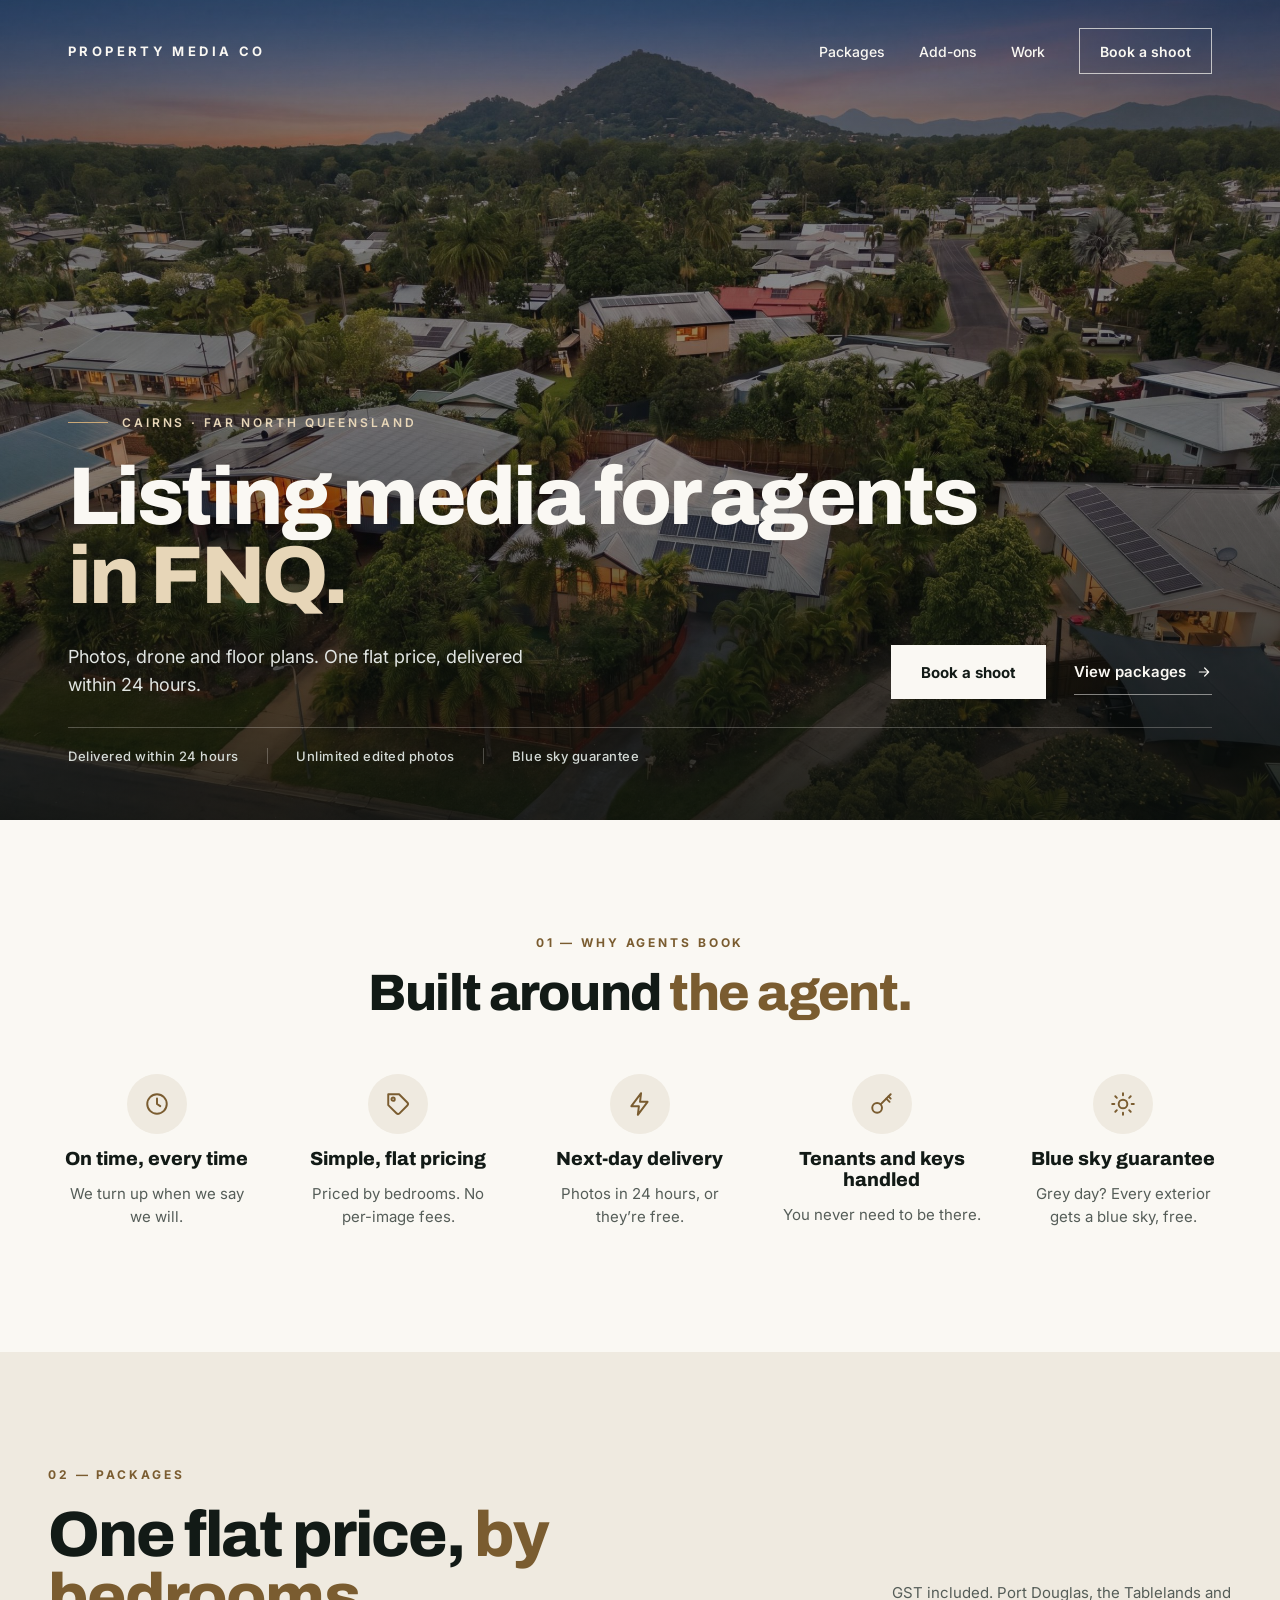
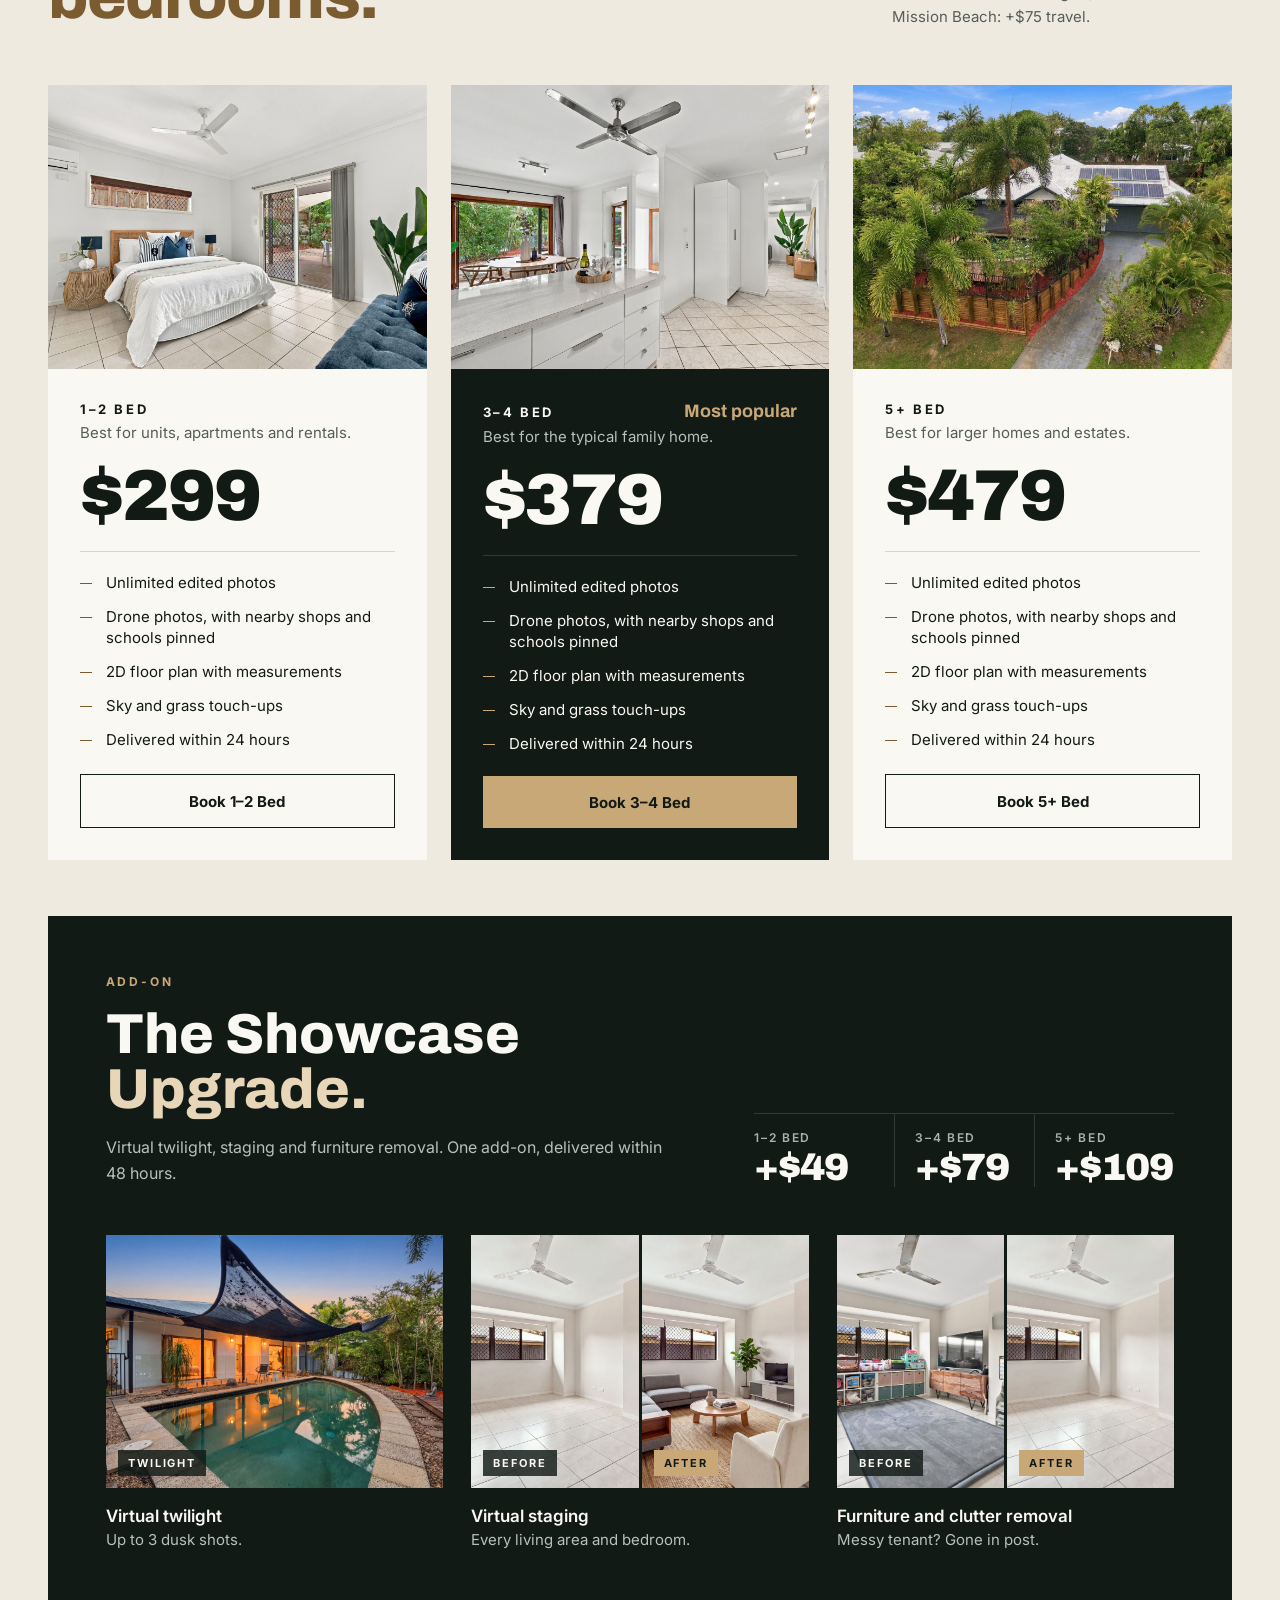
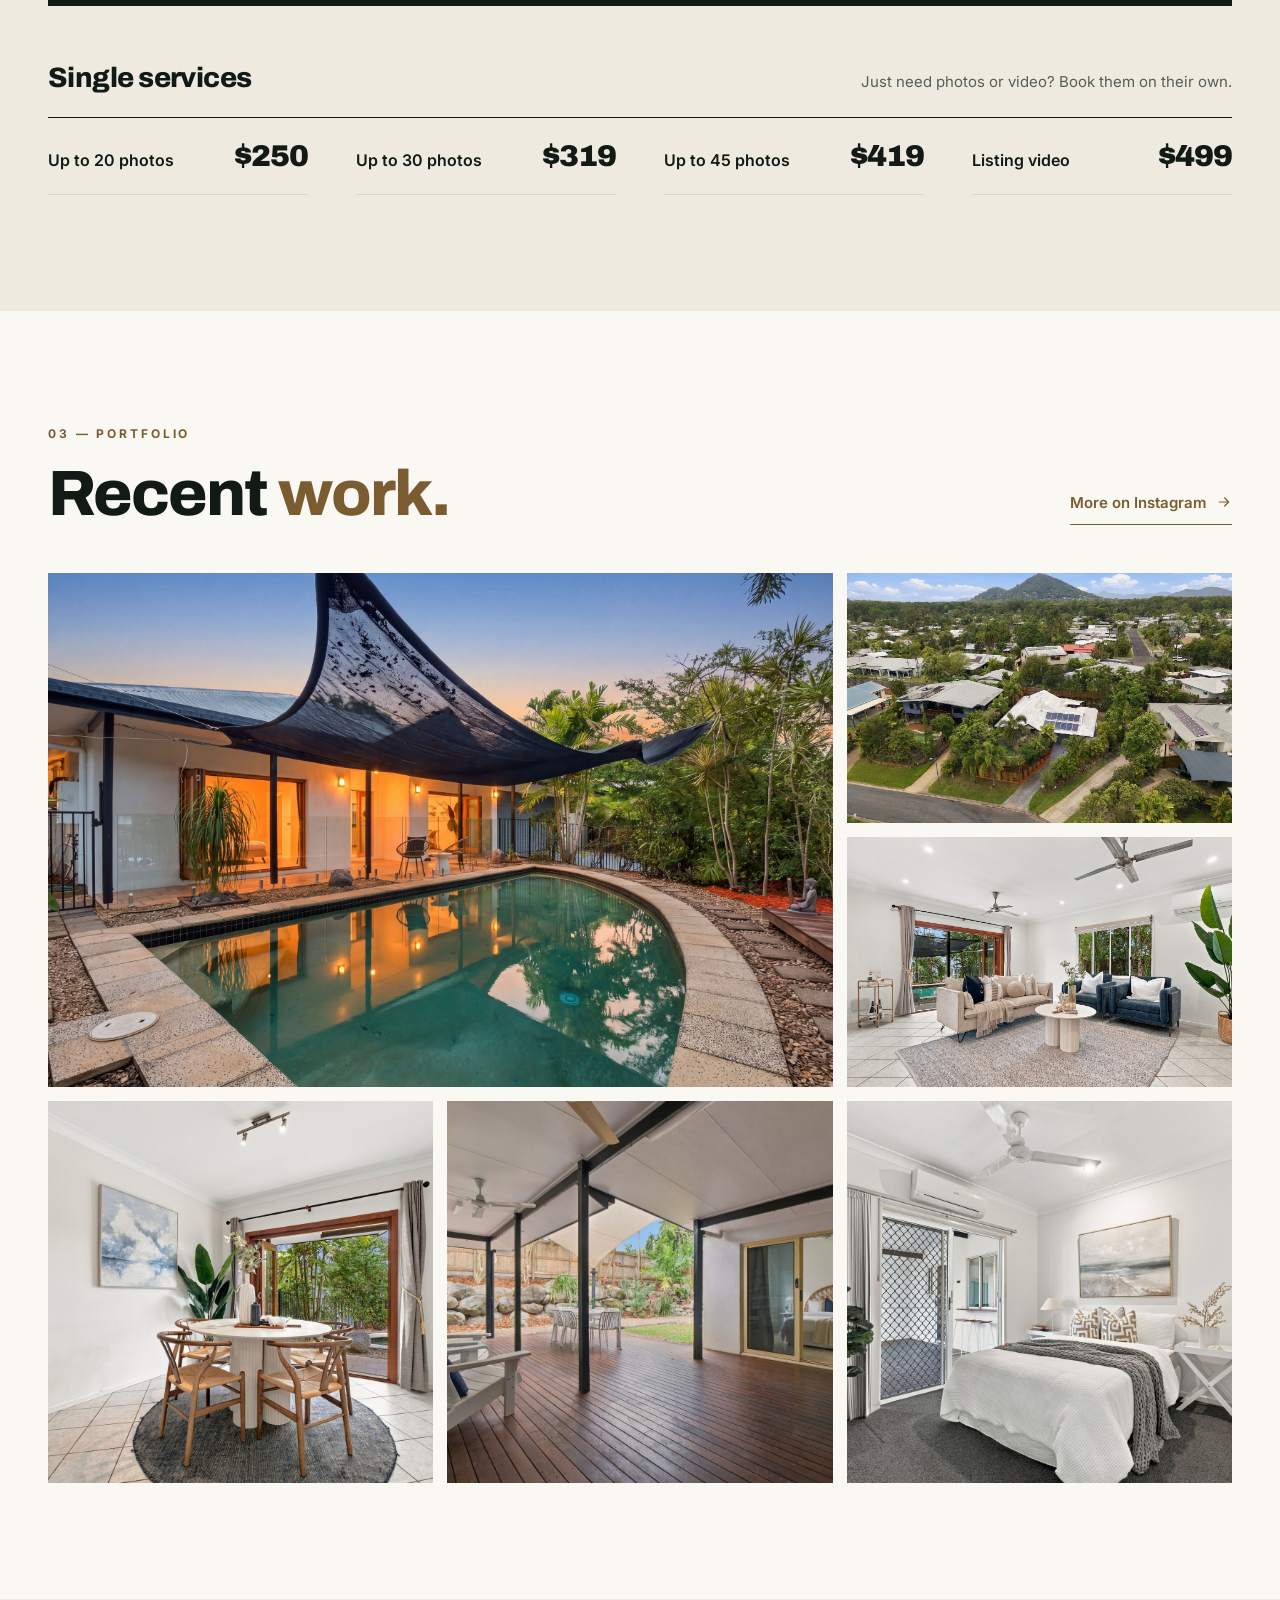
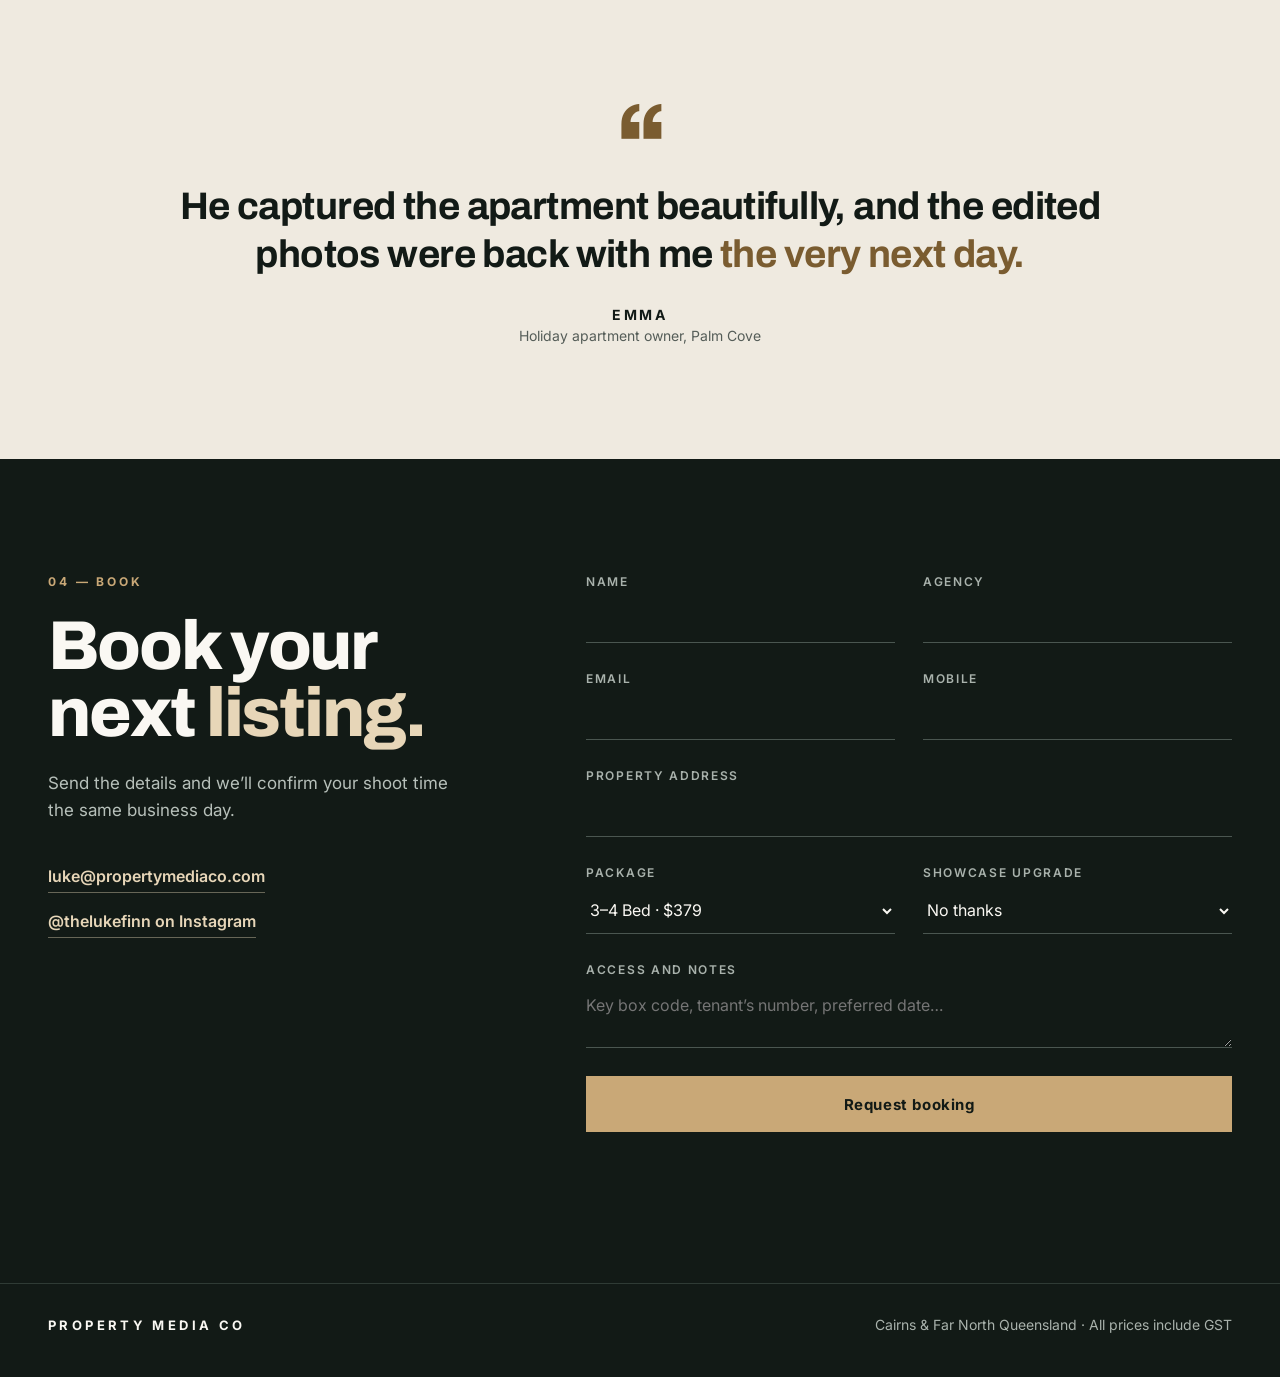
<file: index.html>
<!doctype html>
<html lang="en-AU">
<head>
<meta charset="utf-8">
<meta name="viewport" content="width=device-width, initial-scale=1">
<title>Property Media Co | Listing media for agents in Far North Queensland</title>
<meta name="description" content="Real estate photos, drone and floor plans for agents in Cairns and Far North Queensland. One flat price by bedrooms, delivered within 24 hours.">
<link rel="canonical" href="https://propertymediaco.com/">
<meta property="og:type" content="website">
<meta property="og:title" content="Property Media Co | Listing media for agents in FNQ">
<meta property="og:description" content="Photos, drone and floor plans. One flat price, delivered within 24 hours.">
<meta property="og:image" content="https://propertymediaco.com/assets/img/og-image.jpg">
<meta property="og:url" content="https://propertymediaco.com/">
<meta name="theme-color" content="#121A16">
<link rel="icon" href="favicon.svg" type="image/svg+xml">
<link rel="preload" as="image" href="assets/img/hero-dusk-aerial.jpg" imagesrcset="assets/img/hero-dusk-aerial-sm.jpg 1000w, assets/img/hero-dusk-aerial.jpg 2400w" imagesizes="100vw">
<link rel="preconnect" href="https://fonts.googleapis.com">
<link rel="preconnect" href="https://fonts.gstatic.com" crossorigin="">
<link href="https://fonts.googleapis.com/css2?family=Archivo:wght@500;600;700;800;900&amp;family=Inter:wght@400;500;600;700&amp;display=swap" rel="stylesheet">
<style>
body{margin:0;background:#FAF8F3;color:#121A16;font-family:Inter,system-ui,sans-serif;-webkit-font-smoothing:antialiased}
a{color:#7A5C30}a:hover{color:#5C4422}
img{display:block;max-width:100%}
h1,h2,h3,p{text-wrap:pretty}
em{font-style:normal}
h2 em,blockquote em{color:#7A5C30}
#showcase h3 em{color:#E7D6B8}
.wrap{max-width:1240px;margin:0 auto;padding:0 clamp(20px,4vw,48px)}
.nav-links{display:flex;align-items:center;gap:34px}
.split{display:grid;grid-template-columns:minmax(0,5fr) minmax(0,7fr);gap:clamp(40px,6vw,96px)}
.why-row{display:grid;grid-template-columns:56px minmax(0,1fr) minmax(0,1.3fr);gap:8px 24px;padding:26px 0;border-top:1px solid #DCD5C7;align-items:baseline}
.val-grid{display:grid;grid-template-columns:repeat(5,minmax(0,1fr));gap:24px}
@media (max-width:1100px){.val-grid{grid-template-columns:repeat(3,minmax(0,1fr))}}
@media (max-width:700px){.val-grid{grid-template-columns:repeat(2,minmax(0,1fr))}}
@media (max-width:440px){.val-grid{grid-template-columns:minmax(0,1fr)}}
.single-grid{display:grid;grid-template-columns:repeat(auto-fit,minmax(min(260px,100%),1fr));column-gap:48px}
.pkg-grid{display:grid;grid-template-columns:repeat(auto-fit,minmax(min(320px,100%),1fr));gap:24px;align-items:stretch}
.show-grid{display:grid;grid-template-columns:repeat(auto-fit,minmax(min(300px,100%),1fr));gap:28px}
.price-table{display:grid;grid-template-columns:repeat(3,minmax(0,1fr))}
.work{display:grid;grid-template-columns:repeat(6,minmax(0,1fr));grid-auto-rows:118px;grid-auto-flow:dense;gap:14px}
.work img{width:100%;height:100%;object-fit:cover}
.w-lead{grid-column:span 4;grid-row:span 4}
.w-sq{grid-column:span 2;grid-row:span 2}
.w-tall{grid-column:span 2;grid-row:span 3}
.form-grid{display:grid;grid-template-columns:repeat(2,minmax(0,1fr));gap:28px 28px}
.field{display:flex;flex-direction:column;gap:8px;font-size:12px;font-weight:600;letter-spacing:.14em;text-transform:uppercase;color:#A9B2AC}
.field input,.field select,.field textarea{font:inherit;font-size:16px;font-weight:400;letter-spacing:0;text-transform:none;color:#FAF8F3;background:#121A16;border:0;border-bottom:1px solid #4A5650;border-radius:0;padding:10px 0 12px;min-height:46px;box-sizing:border-box}
.field textarea{resize:vertical}
.field input:focus,.field select:focus,.field textarea:focus{outline:none;border-bottom-color:#C9A877}
.span-2{grid-column:1 / -1}
@media (max-width:900px){
  .split{grid-template-columns:minmax(0,1fr)}
  .why-row{grid-template-columns:44px minmax(0,1fr)}
  .why-row p{grid-column:2}
  .work{grid-template-columns:repeat(2,minmax(0,1fr));grid-auto-rows:110px}
  .w-lead{grid-column:span 2;grid-row:span 3}
  .w-sq,.w-tall{grid-column:span 1;grid-row:span 2}
}
@media (max-width:760px){.nav-links{display:none}}
@media (max-width:560px){.form-grid{grid-template-columns:minmax(0,1fr)}.price-table{grid-template-columns:minmax(0,1fr)}}
</style>
<style>html{scroll-behavior:smooth}</style>
<!-- Google Analytics -->
<script async src="https://www.googletagmanager.com/gtag/js?id=G-0E709NHM2E"></script>
<script>
  window.dataLayer = window.dataLayer || [];
  function gtag(){dataLayer.push(arguments);}
  gtag('js', new Date());
  gtag('config', 'G-0E709NHM2E');
</script>
<script src="assets/js/analytics.js" defer></script>
</head>
<body>
<div style="width: 100%; background: #FAF8F3; color: #121A16; font-family: Inter, system-ui, sans-serif">

<!-- HERO -->
<section id="top" data-sec="hero" style="position: relative; min-height: 820px; display: flex; flex-direction: column; color: #FAF8F3; overflow: hidden">
  <img src="assets/img/hero-dusk-aerial.jpg" srcset="assets/img/hero-dusk-aerial-sm.jpg 1000w, assets/img/hero-dusk-aerial.jpg 2400w" sizes="100vw" alt="" fetchpriority="high" style="position: absolute; inset: 0; width: 100%; height: 100%; object-fit: cover; object-position: center 8%">
  <div style="position: absolute; inset: 0; background: linear-gradient(to top, rgba(10,14,12,.86) 0%, rgba(10,14,12,.42) 48%, rgba(10,14,12,.5) 100%)"></div>

  <header class="wrap" style="position: relative; width: 100%; box-sizing: border-box; padding-top: 28px; padding-bottom: 28px; display: flex; align-items: center; justify-content: space-between; gap: 24px">
    <a href="#top" style="color: #FAF8F3; text-decoration: none; font-size: 13px; font-weight: 700; letter-spacing: 0.26em; text-transform: uppercase">Property Media Co</a>
    <nav aria-label="Main" style="display: flex; align-items: center; gap: 34px">
      <div class="nav-links" style="font-size: 14px; font-weight: 500">
        <a href="#pricing" style="color: #FAF8F3; text-decoration: none">Packages</a>
        <a href="#showcase" style="color: #FAF8F3; text-decoration: none">Add-ons</a>
        <a href="#work" style="color: #FAF8F3; text-decoration: none">Work</a>
      </div>
      <a href="#contact" style="display: inline-flex; align-items: center; min-height: 44px; padding: 0 20px; border: 1px solid rgba(250,248,243,.7); color: #FAF8F3; font-size: 14px; font-weight: 600; text-decoration: none">Book a shoot</a>
    </nav>
  </header>

  <div class="wrap" style="position: relative; width: 100%; box-sizing: border-box; margin-top: auto; padding-bottom: 56px; display: flex; flex-direction: column; gap: 28px">
    <div style="display: flex; align-items: center; gap: 14px; font-size: 12px; font-weight: 600; letter-spacing: 0.24em; text-transform: uppercase; color: #E7D6B8">
      <span style="width: 40px; height: 1px; background: #C9A877"></span>
      <span>Cairns · Far North Queensland</span>
    </div>
    <h1 style="margin: 0; max-width: 980px; font-family: Archivo, sans-serif; font-weight: 800; font-size: clamp(46px, 6.4vw, 96px); line-height: 0.96; letter-spacing: -0.035em">Listing media for agents <em style="color: #E7D6B8">in FNQ.</em></h1>
    <div style="display: flex; flex-wrap: wrap; align-items: flex-end; justify-content: space-between; gap: 28px 48px">
      <p style="margin: 0; max-width: 460px; font-size: 18px; line-height: 1.55; color: #E1E5E2">Photos, drone and floor plans. One flat price, delivered within 24 hours.</p>
      <div style="display: flex; flex-wrap: wrap; align-items: center; gap: 14px 28px">
        <a href="#contact" style="display: inline-flex; align-items: center; justify-content: center; min-height: 54px; padding: 0 30px; background: #FAF8F3; color: #121A16; font-size: 15px; font-weight: 700; text-decoration: none">Book a shoot</a>
        <a href="#pricing" style="display: inline-flex; align-items: center; gap: 10px; min-height: 44px; color: #FAF8F3; font-size: 15px; font-weight: 600; text-decoration: none; border-bottom: 1px solid rgba(250,248,243,.5)">View packages<svg width="16" height="16" viewBox="0 0 24 24" fill="none" stroke="currentColor" stroke-width="1.8" stroke-linecap="round" stroke-linejoin="round" aria-hidden="true"><path d="M5 12h14M13 6l6 6-6 6"></path></svg></a>
      </div>
    </div>
    <div style="display: flex; flex-wrap: wrap; gap: 10px 0; border-top: 1px solid rgba(250,248,243,.25); padding-top: 20px; font-size: 13px; font-weight: 500; letter-spacing: 0.04em; color: #D4DAD6">
      <span style="padding-right: 28px; margin-right: 28px; border-right: 1px solid rgba(250,248,243,.25)">Delivered within 24 hours</span>
      <span style="padding-right: 28px; margin-right: 28px; border-right: 1px solid rgba(250,248,243,.25)">Unlimited edited photos</span>
      <span>Blue sky guarantee</span>
    </div>
  </div>
</section>

<!-- WHY -->
<section style="padding: clamp(72px, 9vw, 136px) 0">
  <div class="wrap" style="display: flex; flex-direction: column; align-items: center; gap: 48px">
    <div style="display: flex; flex-direction: column; align-items: center; text-align: center; gap: 18px">
      <span style="font-size: 12px; font-weight: 700; letter-spacing: 0.24em; text-transform: uppercase; color: #7A5C30">01 — Why agents book</span>
      <h2 style="margin: 0; font-family: Archivo, sans-serif; font-weight: 800; font-size: clamp(36px, 4vw, 56px); line-height: 0.98; letter-spacing: -0.03em">Built around <em>the agent.</em></h2>
    </div>
    <div class="val-grid" style="width: 100%">
      <div style="display: flex; flex-direction: column; align-items: center; text-align: center; gap: 14px; padding: 8px">
        <span style="width: 60px; height: 60px; border-radius: 999px; background: #EFEAE0; display: flex; align-items: center; justify-content: center"><svg width="26" height="26" viewBox="0 0 24 24" fill="none" stroke="#7A5C30" stroke-width="1.8" stroke-linecap="round" stroke-linejoin="round" aria-hidden="true"><circle cx="12" cy="12" r="9"></circle><path d="M12 7v5l3 2"></path></svg></span>
        <h3 style="margin: 0; font-family: Archivo, sans-serif; font-weight: 800; font-size: 19px">On time, every time</h3>
        <p style="margin: 0; font-size: 15px; line-height: 1.5; color: #555D58">We turn up when we say we will.</p>
      </div>
      <div style="display: flex; flex-direction: column; align-items: center; text-align: center; gap: 14px; padding: 8px">
        <span style="width: 60px; height: 60px; border-radius: 999px; background: #EFEAE0; display: flex; align-items: center; justify-content: center"><svg width="26" height="26" viewBox="0 0 24 24" fill="none" stroke="#7A5C30" stroke-width="1.8" stroke-linecap="round" stroke-linejoin="round" aria-hidden="true"><path d="M20.6 13.4 13.4 20.6a2 2 0 0 1-2.8 0L3 13V3h10l7.6 7.6a2 2 0 0 1 0 2.8z"></path><circle cx="7.5" cy="7.5" r="1.5"></circle></svg></span>
        <h3 style="margin: 0; font-family: Archivo, sans-serif; font-weight: 800; font-size: 19px">Simple, flat pricing</h3>
        <p style="margin: 0; font-size: 15px; line-height: 1.5; color: #555D58">Priced by bedrooms. No per-image fees.</p>
      </div>
      <div style="display: flex; flex-direction: column; align-items: center; text-align: center; gap: 14px; padding: 8px">
        <span style="width: 60px; height: 60px; border-radius: 999px; background: #EFEAE0; display: flex; align-items: center; justify-content: center"><svg width="26" height="26" viewBox="0 0 24 24" fill="none" stroke="#7A5C30" stroke-width="1.8" stroke-linecap="round" stroke-linejoin="round" aria-hidden="true"><path d="M13 2 4 14h7l-1 8 9-12h-7z"></path></svg></span>
        <h3 style="margin: 0; font-family: Archivo, sans-serif; font-weight: 800; font-size: 19px">Next-day delivery</h3>
        <p style="margin: 0; font-size: 15px; line-height: 1.5; color: #555D58">Photos in 24 hours, or they’re free.</p>
      </div>
      <div style="display: flex; flex-direction: column; align-items: center; text-align: center; gap: 14px; padding: 8px">
        <span style="width: 60px; height: 60px; border-radius: 999px; background: #EFEAE0; display: flex; align-items: center; justify-content: center"><svg width="26" height="26" viewBox="0 0 24 24" fill="none" stroke="#7A5C30" stroke-width="1.8" stroke-linecap="round" stroke-linejoin="round" aria-hidden="true"><circle cx="7.5" cy="15.5" r="4.5"></circle><path d="m10.7 12.3 9.3-9.3"></path><path d="m16 7 3 3"></path><path d="m18 5 2 2"></path></svg></span>
        <h3 style="margin: 0; font-family: Archivo, sans-serif; font-weight: 800; font-size: 19px">Tenants and keys handled</h3>
        <p style="margin: 0; font-size: 15px; line-height: 1.5; color: #555D58">You never need to be there.</p>
      </div>
      <div style="display: flex; flex-direction: column; align-items: center; text-align: center; gap: 14px; padding: 8px">
        <span style="width: 60px; height: 60px; border-radius: 999px; background: #EFEAE0; display: flex; align-items: center; justify-content: center"><svg width="26" height="26" viewBox="0 0 24 24" fill="none" stroke="#7A5C30" stroke-width="1.8" stroke-linecap="round" stroke-linejoin="round" aria-hidden="true"><circle cx="12" cy="12" r="4"></circle><path d="M12 2v2M12 20v2M4.9 4.9l1.4 1.4M17.7 17.7l1.4 1.4M2 12h2M20 12h2M4.9 19.1l1.4-1.4M17.7 6.3l1.4-1.4"></path></svg></span>
        <h3 style="margin: 0; font-family: Archivo, sans-serif; font-weight: 800; font-size: 19px">Blue sky guarantee</h3>
        <p style="margin: 0; font-size: 15px; line-height: 1.5; color: #555D58">Grey day? Every exterior gets a blue sky, free.</p>
      </div>
    </div>
  </div>
</section>

<!-- PACKAGES -->
<section id="pricing" data-sec="packages" style="padding: clamp(72px, 9vw, 136px) 0; background: #EFEAE0">
  <div class="wrap" style="display: flex; flex-direction: column; gap: 56px">
    <div style="display: flex; flex-wrap: wrap; justify-content: space-between; align-items: flex-end; gap: 24px 48px">
      <div style="display: flex; flex-direction: column; gap: 22px; max-width: 680px">
        <span style="font-size: 12px; font-weight: 700; letter-spacing: 0.24em; text-transform: uppercase; color: #7A5C30">02 — Packages</span>
        <h2 style="margin: 0; font-family: Archivo, sans-serif; font-weight: 800; font-size: clamp(44px, 5vw, 72px); line-height: 0.98; letter-spacing: -0.03em">One flat price, <em>by bedrooms.</em></h2>
      </div>
      <p style="margin: 0; max-width: 340px; font-size: 15px; line-height: 1.6; color: #555D58">GST included. Port Douglas, the Tablelands and Mission Beach: +$75 travel.</p>
    </div>

    <div class="pkg-grid">
      <article style="background: #FAF8F3; display: flex; flex-direction: column">
        <img loading="lazy" src="assets/img/pkg-bedroom.jpg" alt="Primary bedroom with navy cushions and sliding doors to the garden" style="width: 100%; aspect-ratio: 4 / 3; object-fit: cover">
        <div style="padding: 32px; display: flex; flex-direction: column; gap: 22px; flex-grow: 1">
          <div style="display: flex; flex-direction: column; gap: 6px">
            <h3 style="margin: 0; font-size: 13px; font-weight: 700; letter-spacing: 0.2em; text-transform: uppercase">1–2 Bed</h3>
            <p style="margin: 0; font-size: 15px; color: #555D58">Best for units, apartments and rentals.</p>
          </div>
          <div style="font-family: Archivo, sans-serif; font-weight: 900; letter-spacing: -0.03em; font-size: 72px; line-height: 0.9">$299</div>
          <ul style="margin: 0; padding: 20px 0 0; list-style: none; display: flex; flex-direction: column; gap: 12px; border-top: 1px solid #DCD5C7; font-size: 15px; line-height: 1.45">
            <li style="display: flex; gap: 14px"><span style="flex-shrink: 0; width: 12px; height: 1px; background: #7A5C30; margin-top: 11px"></span><span>Unlimited edited photos</span></li>
            <li style="display: flex; gap: 14px"><span style="flex-shrink: 0; width: 12px; height: 1px; background: #7A5C30; margin-top: 11px"></span><span>Drone photos, with nearby shops and schools pinned</span></li>
            <li style="display: flex; gap: 14px"><span style="flex-shrink: 0; width: 12px; height: 1px; background: #7A5C30; margin-top: 11px"></span><span>2D floor plan with measurements</span></li>
            <li style="display: flex; gap: 14px"><span style="flex-shrink: 0; width: 12px; height: 1px; background: #7A5C30; margin-top: 11px"></span><span>Sky and grass touch-ups</span></li>
            <li style="display: flex; gap: 14px"><span style="flex-shrink: 0; width: 12px; height: 1px; background: #7A5C30; margin-top: 11px"></span><span>Delivered within 24 hours</span></li>
          </ul>
          <a href="#contact" style="margin-top: auto; display: flex; align-items: center; justify-content: center; min-height: 52px; border: 1px solid #121A16; color: #121A16; font-size: 15px; font-weight: 700; text-decoration: none">Book 1–2 Bed</a>
        </div>
      </article>

      <article style="background: #121A16; color: #FAF8F3; display: flex; flex-direction: column">
        <img loading="lazy" src="assets/img/pkg-kitchen.jpg" alt="White kitchen with stone benchtop opening to the dining area" style="width: 100%; aspect-ratio: 4 / 3; object-fit: cover">
        <div style="padding: 32px; display: flex; flex-direction: column; gap: 22px; flex-grow: 1">
          <div style="display: flex; flex-direction: column; gap: 6px">
            <div style="display: flex; justify-content: space-between; align-items: baseline; gap: 12px">
              <h3 style="margin: 0; font-size: 13px; font-weight: 700; letter-spacing: 0.2em; text-transform: uppercase">3–4 Bed</h3>
              <span style="font-family: Archivo, sans-serif; font-weight: 700; font-size: 18px; color: #C9A877">Most popular</span>
            </div>
            <p style="margin: 0; font-size: 15px; color: #B7C0BA">Best for the typical family home.</p>
          </div>
          <div style="font-family: Archivo, sans-serif; font-weight: 900; letter-spacing: -0.03em; font-size: 72px; line-height: 0.9">$379</div>
          <ul style="margin: 0; padding: 20px 0 0; list-style: none; display: flex; flex-direction: column; gap: 12px; border-top: 1px solid #2F3B35; font-size: 15px; line-height: 1.45">
            <li style="display: flex; gap: 14px"><span style="flex-shrink: 0; width: 12px; height: 1px; background: #C9A877; margin-top: 11px"></span><span>Unlimited edited photos</span></li>
            <li style="display: flex; gap: 14px"><span style="flex-shrink: 0; width: 12px; height: 1px; background: #C9A877; margin-top: 11px"></span><span>Drone photos, with nearby shops and schools pinned</span></li>
            <li style="display: flex; gap: 14px"><span style="flex-shrink: 0; width: 12px; height: 1px; background: #C9A877; margin-top: 11px"></span><span>2D floor plan with measurements</span></li>
            <li style="display: flex; gap: 14px"><span style="flex-shrink: 0; width: 12px; height: 1px; background: #C9A877; margin-top: 11px"></span><span>Sky and grass touch-ups</span></li>
            <li style="display: flex; gap: 14px"><span style="flex-shrink: 0; width: 12px; height: 1px; background: #C9A877; margin-top: 11px"></span><span>Delivered within 24 hours</span></li>
          </ul>
          <a href="#contact" style="margin-top: auto; display: flex; align-items: center; justify-content: center; min-height: 52px; background: #C9A877; color: #121A16; font-size: 15px; font-weight: 700; text-decoration: none">Book 3–4 Bed</a>
        </div>
      </article>

      <article style="background: #FAF8F3; display: flex; flex-direction: column">
        <img loading="lazy" src="assets/img/pkg-aerial-front.jpg" alt="Drone shot of a tropical home with solar panels, palms and a timber-fenced driveway" style="width: 100%; aspect-ratio: 4 / 3; object-fit: cover">
        <div style="padding: 32px; display: flex; flex-direction: column; gap: 22px; flex-grow: 1">
          <div style="display: flex; flex-direction: column; gap: 6px">
            <h3 style="margin: 0; font-size: 13px; font-weight: 700; letter-spacing: 0.2em; text-transform: uppercase">5+ Bed</h3>
            <p style="margin: 0; font-size: 15px; color: #555D58">Best for larger homes and estates.</p>
          </div>
          <div style="font-family: Archivo, sans-serif; font-weight: 900; letter-spacing: -0.03em; font-size: 72px; line-height: 0.9">$479</div>
          <ul style="margin: 0; padding: 20px 0 0; list-style: none; display: flex; flex-direction: column; gap: 12px; border-top: 1px solid #DCD5C7; font-size: 15px; line-height: 1.45">
            <li style="display: flex; gap: 14px"><span style="flex-shrink: 0; width: 12px; height: 1px; background: #7A5C30; margin-top: 11px"></span><span>Unlimited edited photos</span></li>
            <li style="display: flex; gap: 14px"><span style="flex-shrink: 0; width: 12px; height: 1px; background: #7A5C30; margin-top: 11px"></span><span>Drone photos, with nearby shops and schools pinned</span></li>
            <li style="display: flex; gap: 14px"><span style="flex-shrink: 0; width: 12px; height: 1px; background: #7A5C30; margin-top: 11px"></span><span>2D floor plan with measurements</span></li>
            <li style="display: flex; gap: 14px"><span style="flex-shrink: 0; width: 12px; height: 1px; background: #7A5C30; margin-top: 11px"></span><span>Sky and grass touch-ups</span></li>
            <li style="display: flex; gap: 14px"><span style="flex-shrink: 0; width: 12px; height: 1px; background: #7A5C30; margin-top: 11px"></span><span>Delivered within 24 hours</span></li>
          </ul>
          <a href="#contact" style="margin-top: auto; display: flex; align-items: center; justify-content: center; min-height: 52px; border: 1px solid #121A16; color: #121A16; font-size: 15px; font-weight: 700; text-decoration: none">Book 5+ Bed</a>
        </div>
      </article>
    </div>

    <!-- SHOWCASE UPGRADE -->
    <div id="showcase" style="background: #121A16; color: #FAF8F3; padding: clamp(28px, 4.5vw, 64px); display: flex; flex-direction: column; gap: 48px; scroll-margin-top: 24px">
      <div style="display: flex; flex-wrap: wrap; justify-content: space-between; align-items: flex-end; gap: 32px 56px">
        <div style="display: flex; flex-direction: column; gap: 18px; max-width: 560px">
          <span style="font-size: 12px; font-weight: 700; letter-spacing: 0.24em; text-transform: uppercase; color: #C9A877">Add-on</span>
          <h3 style="margin: 0; font-family: Archivo, sans-serif; font-weight: 800; font-size: clamp(40px, 4.4vw, 60px); line-height: 0.98">The Showcase <em>Upgrade.</em></h3>
          <p style="margin: 0; font-size: 16px; line-height: 1.6; color: #B7C0BA">Virtual twilight, staging and furniture removal. One add-on, delivered within 48 hours.</p>
        </div>
        <div class="price-table" style="flex: 0 1 420px; min-width: 0; border-top: 1px solid #2F3B35">
          <div style="padding: 16px 20px 0 0; display: flex; flex-direction: column; gap: 4px"><span style="font-size: 12px; font-weight: 600; letter-spacing: 0.14em; text-transform: uppercase; color: #A9B2AC">1–2 Bed</span><span style="font-family: Archivo, sans-serif; font-weight: 900; letter-spacing: -0.03em; font-size: 38px; line-height: 1">+$49</span></div>
          <div style="padding: 16px 20px 0; border-left: 1px solid #2F3B35; display: flex; flex-direction: column; gap: 4px"><span style="font-size: 12px; font-weight: 600; letter-spacing: 0.14em; text-transform: uppercase; color: #A9B2AC">3–4 Bed</span><span style="font-family: Archivo, sans-serif; font-weight: 900; letter-spacing: -0.03em; font-size: 38px; line-height: 1">+$79</span></div>
          <div style="padding: 16px 0 0 20px; border-left: 1px solid #2F3B35; display: flex; flex-direction: column; gap: 4px"><span style="font-size: 12px; font-weight: 600; letter-spacing: 0.14em; text-transform: uppercase; color: #A9B2AC">5+ Bed</span><span style="font-family: Archivo, sans-serif; font-weight: 900; letter-spacing: -0.03em; font-size: 38px; line-height: 1">+$109</span></div>
        </div>
      </div>

      <div class="show-grid">
        <figure style="margin: 0; min-width: 0; display: flex; flex-direction: column; gap: 18px">
          <div style="position: relative; aspect-ratio: 4 / 3; overflow: hidden">
            <img loading="lazy" src="assets/img/pool-twilight.jpg" alt="Pool at twilight with warm interior lights glowing through the glass doors" style="width: 100%; height: 100%; object-fit: cover">
            <span style="position: absolute; left: 12px; bottom: 12px; background: rgba(18,26,22,.82); color: #FAF8F3; font-size: 11px; font-weight: 700; letter-spacing: 0.18em; text-transform: uppercase; padding: 6px 10px">Twilight</span>
          </div>
          <figcaption style="display: flex; flex-direction: column; gap: 4px"><span style="font-size: 17px; font-weight: 600">Virtual twilight</span><span style="font-size: 15px; color: #B7C0BA">Up to 3 dusk shots.</span></figcaption>
        </figure>
        <figure style="margin: 0; min-width: 0; display: flex; flex-direction: column; gap: 18px">
          <div style="display: flex; gap: 3px; aspect-ratio: 4 / 3">
            <div style="flex: 1; position: relative; min-width: 0; overflow: hidden"><img loading="lazy" src="assets/img/staging-before.jpg" alt="Empty family room with tiled floor and a wide window" style="width: 100%; height: 100%; object-fit: cover"><span style="position: absolute; left: 12px; bottom: 12px; background: rgba(18,26,22,.82); color: #FAF8F3; font-size: 11px; font-weight: 700; letter-spacing: 0.18em; text-transform: uppercase; padding: 6px 10px">Before</span></div>
            <div style="flex: 1; position: relative; min-width: 0; overflow: hidden"><img loading="lazy" src="assets/img/staging-after.jpg" alt="Same family room virtually staged with a grey sofa, armchairs, jute rug and coffee table" style="width: 100%; height: 100%; object-fit: cover"><span style="position: absolute; left: 12px; bottom: 12px; background: #C9A877; color: #121A16; font-size: 11px; font-weight: 700; letter-spacing: 0.18em; text-transform: uppercase; padding: 6px 10px">After</span></div>
          </div>
          <figcaption style="display: flex; flex-direction: column; gap: 4px"><span style="font-size: 17px; font-weight: 600">Virtual staging</span><span style="font-size: 15px; color: #B7C0BA">Every living area and bedroom.</span></figcaption>
        </figure>
        <figure style="margin: 0; min-width: 0; display: flex; flex-direction: column; gap: 18px">
          <div style="display: flex; gap: 3px; aspect-ratio: 4 / 3">
            <div style="flex: 1; position: relative; min-width: 0; overflow: hidden"><img loading="lazy" src="assets/img/declutter-before.jpg" alt="Tenanted family room full of toys, a rug, couch and TV unit" style="width: 100%; height: 100%; object-fit: cover"><span style="position: absolute; left: 12px; bottom: 12px; background: rgba(18,26,22,.82); color: #FAF8F3; font-size: 11px; font-weight: 700; letter-spacing: 0.18em; text-transform: uppercase; padding: 6px 10px">Before</span></div>
            <div style="flex: 1; position: relative; min-width: 0; overflow: hidden"><img loading="lazy" src="assets/img/declutter-after.jpg" alt="Same family room with all furniture and clutter removed" style="width: 100%; height: 100%; object-fit: cover"><span style="position: absolute; left: 12px; bottom: 12px; background: #C9A877; color: #121A16; font-size: 11px; font-weight: 700; letter-spacing: 0.18em; text-transform: uppercase; padding: 6px 10px">After</span></div>
          </div>
          <figcaption style="display: flex; flex-direction: column; gap: 4px"><span style="font-size: 17px; font-weight: 600">Furniture and clutter removal</span><span style="font-size: 15px; color: #B7C0BA">Messy tenant? Gone in post.</span></figcaption>
        </figure>
      </div>
    </div>

    <!-- SINGLE SERVICES -->
    <div style="display: flex; flex-direction: column; gap: 24px">
      <div style="display: flex; flex-wrap: wrap; justify-content: space-between; align-items: baseline; gap: 8px 32px">
        <h3 style="margin: 0; font-family: Archivo, sans-serif; font-weight: 800; font-size: 28px; letter-spacing: -0.02em">Single services</h3>
        <p style="margin: 0; font-size: 15px; color: #555D58">Just need photos or video? Book them on their own.</p>
      </div>
      <div class="single-grid" style="border-top: 1px solid #121A16">
        <div style="display: flex; justify-content: space-between; align-items: baseline; gap: 16px; padding: 22px 0; border-bottom: 1px solid #DCD5C7"><span style="font-size: 16px; font-weight: 600">Up to 20 photos</span><span style="font-family: Archivo, sans-serif; font-weight: 900; font-size: 30px; letter-spacing: -0.03em">$250</span></div>
        <div style="display: flex; justify-content: space-between; align-items: baseline; gap: 16px; padding: 22px 0; border-bottom: 1px solid #DCD5C7"><span style="font-size: 16px; font-weight: 600">Up to 30 photos</span><span style="font-family: Archivo, sans-serif; font-weight: 900; font-size: 30px; letter-spacing: -0.03em">$319</span></div>
        <div style="display: flex; justify-content: space-between; align-items: baseline; gap: 16px; padding: 22px 0; border-bottom: 1px solid #DCD5C7"><span style="font-size: 16px; font-weight: 600">Up to 45 photos</span><span style="font-family: Archivo, sans-serif; font-weight: 900; font-size: 30px; letter-spacing: -0.03em">$419</span></div>
        <div style="display: flex; justify-content: space-between; align-items: baseline; gap: 16px; padding: 22px 0; border-bottom: 1px solid #DCD5C7"><span style="font-size: 16px; font-weight: 600">Listing video</span><span style="font-family: Archivo, sans-serif; font-weight: 900; font-size: 30px; letter-spacing: -0.03em">$499</span></div>
      </div>
    </div>
  </div>
</section>

<!-- WORK -->
<section id="work" data-sec="work" style="padding: clamp(72px, 9vw, 136px) 0">
  <div class="wrap" style="display: flex; flex-direction: column; gap: 48px">
    <div style="display: flex; flex-wrap: wrap; justify-content: space-between; align-items: flex-end; gap: 20px 48px">
      <div style="display: flex; flex-direction: column; gap: 22px">
        <span style="font-size: 12px; font-weight: 700; letter-spacing: 0.24em; text-transform: uppercase; color: #7A5C30">03 — Portfolio</span>
        <h2 style="margin: 0; font-family: Archivo, sans-serif; font-weight: 800; font-size: clamp(44px, 5vw, 72px); line-height: 0.98; letter-spacing: -0.03em">Recent <em>work.</em></h2>
      </div>
      <a href="https://instagram.com/thelukefinn" style="display: inline-flex; align-items: center; gap: 10px; min-height: 44px; font-size: 15px; font-weight: 600; text-decoration: none; border-bottom: 1px solid currentColor">More on Instagram<svg width="16" height="16" viewBox="0 0 24 24" fill="none" stroke="currentColor" stroke-width="1.8" stroke-linecap="round" stroke-linejoin="round" aria-hidden="true"><path d="M5 12h14M13 6l6 6-6 6"></path></svg></a>
    </div>
    <div class="work">
      <img loading="lazy" class="w-lead" src="assets/img/pool-twilight.jpg" alt="Pool at twilight with warm interior lights glowing through the glass doors">
      <img loading="lazy" class="w-sq" src="assets/img/work-aerial-street.jpg" alt="Drone shot of a tropical home on a quiet street with a mountain behind">
      <img loading="lazy" class="w-sq" src="assets/img/work-living-room.jpg" alt="Bright living room with cream sofa, blue armchairs and a pool view">
      <img loading="lazy" class="w-tall" src="assets/img/work-dining.jpg" alt="Round dining table with timber chairs beside glass doors">
      <img loading="lazy" class="w-tall" src="assets/img/work-covered-patio.jpg" alt="Covered timber patio with outdoor dining and lounge chairs">
      <img loading="lazy" class="w-tall" src="assets/img/work-bedroom.jpg" alt="Styled bedroom with coastal artwork, textured cushions and a fiddle-leaf fig by the sliding door">
    </div>
  </div>
</section>

<!-- TESTIMONIAL -->
<section style="padding: clamp(72px, 9vw, 128px) 0; background: #EFEAE0">
  <figure class="wrap" style="margin: 0 auto; max-width: 1000px; display: flex; flex-direction: column; align-items: center; text-align: center; gap: 28px">
    <span aria-hidden="true" style="font-family: Archivo, sans-serif; font-weight: 900; letter-spacing: -0.03em; font-size: 96px; line-height: 0.5; color: #7A5C30; height: 40px">“</span>
    <blockquote style="margin: 0; font-family: Archivo, sans-serif; font-weight: 700; font-size: clamp(26px, 3vw, 40px); line-height: 1.25; letter-spacing: -0.015em">He captured the apartment beautifully, and the edited photos were back with me <em>the very next day.</em></blockquote>
    <figcaption style="display: flex; flex-direction: column; gap: 4px; font-size: 14px"><span style="font-weight: 700; letter-spacing: 0.2em; text-transform: uppercase">Emma</span><span style="color: #555D58">Holiday apartment owner, Palm Cove</span></figcaption>
  </figure>
</section>

<!-- CONTACT -->
<section id="contact" data-sec="contact" style="padding: clamp(72px, 9vw, 136px) 0; background: #121A16; color: #FAF8F3">
  <div class="wrap split">
    <div style="display: flex; flex-direction: column; gap: 24px">
      <span style="font-size: 12px; font-weight: 700; letter-spacing: 0.24em; text-transform: uppercase; color: #C9A877">04 — Book</span>
      <h2 style="margin: 0; font-family: Archivo, sans-serif; font-weight: 800; font-size: clamp(48px, 5.4vw, 80px); line-height: 0.96; letter-spacing: -0.03em">Book your next <em style="color: #E7D6B8">listing.</em></h2>
      <p style="margin: 0; max-width: 400px; font-size: 17px; line-height: 1.6; color: #B7C0BA">Send the details and we’ll confirm your shoot time the same business day.</p>
      <div style="display: flex; flex-direction: column; gap: 12px; padding-top: 12px; font-size: 16px">
        <a href="mailto:luke@propertymediaco.com" style="color: #E7D6B8; font-weight: 600; text-decoration: none; border-bottom: 1px solid rgba(231,214,184,.4); align-self: flex-start; padding: 6px 0">luke@propertymediaco.com</a>
        <a href="https://instagram.com/thelukefinn" style="color: #E7D6B8; font-weight: 600; text-decoration: none; border-bottom: 1px solid rgba(231,214,184,.4); align-self: flex-start; padding: 6px 0">@thelukefinn on Instagram</a>
      </div>
    </div>
    <form id="booking" class="form-grid" style="align-content: start">
      <label class="field">Name<input type="text" name="name" autocomplete="name" required></label>
      <label class="field">Agency<input type="text" name="agency" autocomplete="organization"></label>
      <label class="field">Email<input type="email" name="email" autocomplete="email" required></label>
      <label class="field">Mobile<input type="tel" name="mobile" autocomplete="tel"></label>
      <label class="field span-2">Property address<input type="text" name="address" autocomplete="street-address" required></label>
      <label class="field">Package<select name="package"><option>1–2 Bed · $299</option><option selected="">3–4 Bed · $379</option><option>5+ Bed · $479</option><option>Up to 20 photos · $250</option><option>Up to 30 photos · $319</option><option>Up to 45 photos · $419</option><option>Listing video · $499</option></select></label>
      <label class="field">Showcase Upgrade<select name="showcase"><option>No thanks</option><option>Yes, add it</option></select></label>
      <label class="field span-2">Access and notes<textarea name="notes" rows="2" placeholder="Key box code, tenant’s number, preferred date…"></textarea></label>
      <button type="submit" class="span-2" style="min-height: 56px; border: 0; background: #C9A877; color: #121A16; font: inherit; font-size: 15px; font-weight: 700; letter-spacing: 0.04em; cursor: pointer">Request booking</button>
    </form>
  </div>
</section>

<footer style="padding: 36px 0 44px; background: #121A16; color: #A9B2AC; font-size: 14px">
  <div class="wrap" style="display: flex; flex-wrap: wrap; justify-content: space-between; align-items: center; gap: 14px 32px; border-top: 1px solid #2F3B35; padding-top: 32px">
    <span style="font-size: 13px; font-weight: 700; letter-spacing: 0.26em; text-transform: uppercase; color: #FAF8F3">Property Media Co</span>
    <span>Cairns &amp; Far North Queensland · All prices include GST</span>
  </div>
</footer>

</div>

<script>
/* Booking form: opens the visitor's email app with the booking filled in, addressed to Luke. */
(function () {
  var form = document.getElementById('booking');
  if (!form) return;
  form.addEventListener('submit', function (e) {
    e.preventDefault();
    var f = form.elements, v = function (n) { return (f[n] && f[n].value || '').trim(); };
    var lines = [
      'Name: ' + v('name'), 'Agency: ' + v('agency'), 'Email: ' + v('email'), 'Mobile: ' + v('mobile'),
      'Property address: ' + v('address'), 'Package: ' + v('package'), 'Showcase Upgrade: ' + v('showcase'),
      '', 'Access and notes:', v('notes')
    ];
    if (typeof window.gtag === 'function') window.gtag('event', 'generate_lead', { package: v('package'), currency: 'AUD' });
    window.location.href = 'mailto:luke@propertymediaco.com?subject=' + encodeURIComponent('Booking request: ' + v('address')) + '&body=' + encodeURIComponent(lines.join('\n'));
  });
})();
</script>
</body>
</html>
</file>
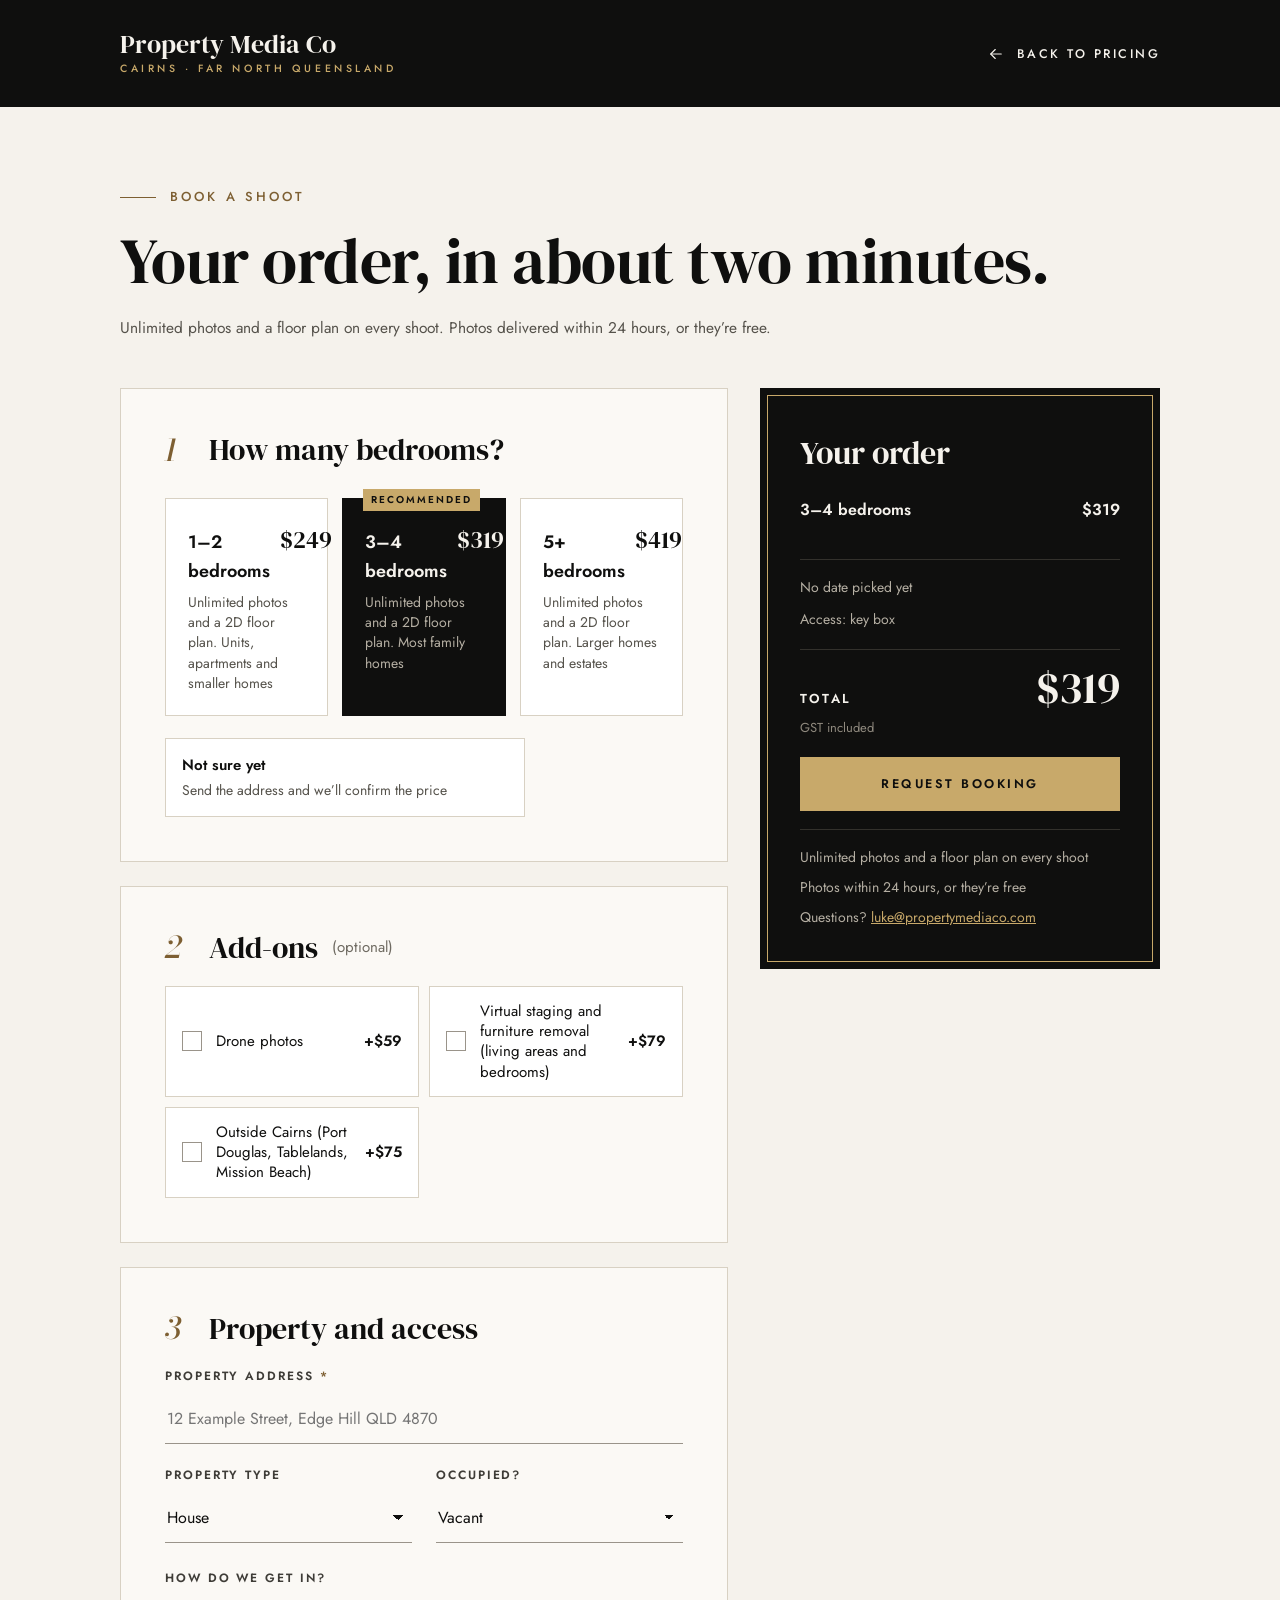
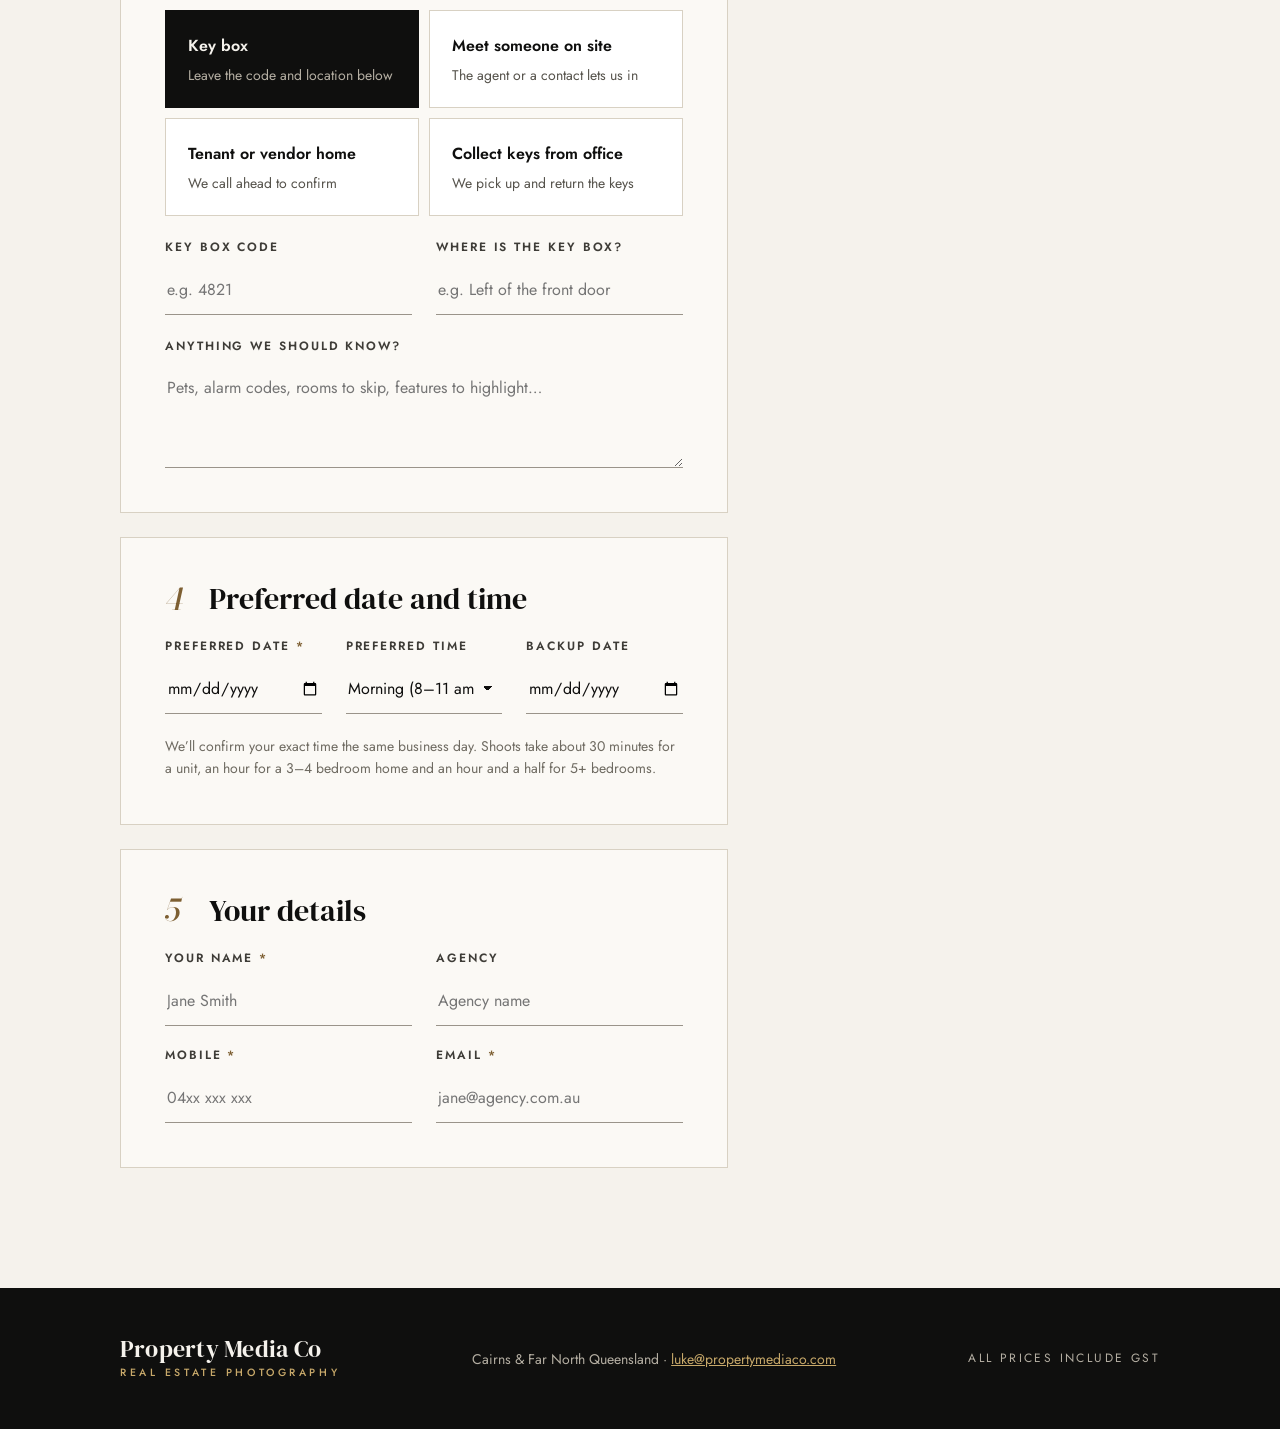
<file: book.html>
<!doctype html>
<html lang="en-AU">
<head>
<meta charset="utf-8">
<meta name="viewport" content="width=device-width, initial-scale=1">
<title>Book a shoot | Property Media Co</title>
<meta name="description" content="Book real estate photography in Cairns and Far North Queensland in about two minutes. Photos delivered within 24 hours, or they’re free.">
<link rel="canonical" href="https://propertymediaco.com/book.html">
<meta name="theme-color" content="#0F0F0E">
<link rel="icon" href="favicon.svg" type="image/svg+xml">
<link rel="preconnect" href="https://fonts.googleapis.com">
<link rel="preconnect" href="https://fonts.gstatic.com" crossorigin>
<link href="https://fonts.googleapis.com/css2?family=DM+Serif+Display:ital@0;1&amp;family=Bodoni+Moda:ital,opsz,wght@1,6..96,500&amp;family=Jost:wght@400;500;600&amp;display=swap" rel="stylesheet">
<link rel="stylesheet" href="assets/css/styles.css">
<link rel="stylesheet" href="assets/css/book.css">
<!-- Google Analytics -->
<script async src="https://www.googletagmanager.com/gtag/js?id=G-0E709NHM2E"></script>
<script>
  window.dataLayer = window.dataLayer || [];
  function gtag(){dataLayer.push(arguments);}
  gtag('js', new Date());
  gtag('config', 'G-0E709NHM2E');
</script>
<script src="assets/js/analytics.js" defer></script>
</head>
<body>
<a class="skip-link" href="#order">Skip to the form</a>

<header class="book-header wrap">
  <a class="brand" href="index.html" aria-label="Property Media Co, home">
    <span class="brand-name">Property Media Co</span>
    <span class="brand-tag">Cairns · Far North Queensland</span>
  </a>
  <a class="back-link" href="index.html#packages">
    <svg width="18" height="18" viewBox="0 0 24 24" fill="none" stroke="currentColor" stroke-width="1.5" stroke-linecap="round" stroke-linejoin="round" aria-hidden="true"><path d="M19 12H5"></path><path d="m11 18-6-6 6-6"></path></svg>
    <span class="back-text">Back to pricing</span>
  </a>
</header>

<main>
<div class="book-intro wrap">
  <div class="eyebrow">Book a shoot</div>
  <h1 class="display">Your order, in about two minutes.</h1>
  <p class="body-lg muted">Unlimited photos and a floor plan on every shoot. Photos delivered within 24 hours, or they’re free.</p>
</div>

<div id="done" class="wrap" hidden>
  <div class="done" role="status" tabindex="-1">
    <span class="tick"><svg width="28" height="28" viewBox="0 0 24 24" fill="none" stroke="currentColor" stroke-width="1.75" stroke-linecap="round" stroke-linejoin="round" aria-hidden="true"><path d="M20 6 9 17l-5-5"></path></svg></span>
    <h2>Request received.</h2>
    <p id="done-line"></p>
    <p>Luke will confirm your shoot time the same business day. Once you’re shot, your photos land within 24 hours.</p>
    <div class="btn-row" style="margin-top: 8px"><a class="btn-gold" href="book.html">Book another listing</a></div>
  </div>
</div>

<form id="order" class="book-layout wrap" action="https://formspree.io/f/YOUR_FORM_ID" method="POST" novalidate>
  <div class="book-steps-col">

    <!-- 1. PACKAGE -->
    <fieldset class="card">
      <legend class="card-head"><span class="step" aria-hidden="true">1</span>How many bedrooms?</legend>
      <div class="opts-3" id="packages"></div>
      <label class="opt sm" style="max-width: 360px">
        <input type="radio" name="package" value="unsure">
        <span class="opt-name">Not sure yet</span>
        <span class="opt-price-sm">Send the address and we’ll confirm the price</span>
      </label>
    </fieldset>

    <!-- 2. ADD-ONS -->
    <fieldset class="card">
      <legend class="card-head"><span class="step" aria-hidden="true">2</span>Add-ons <span class="opt-note">(optional)</span></legend>
      <div class="opts-2" id="addons"></div>
    </fieldset>

    <!-- 3. PROPERTY + ACCESS -->
    <fieldset class="card">
      <legend class="card-head"><span class="step" aria-hidden="true">3</span>Property and access</legend>
      <label class="field"><span>Property address <span class="req" aria-hidden="true">*</span></span><input type="text" name="address" autocomplete="street-address" placeholder="12 Example Street, Edge Hill QLD 4870" required></label>
      <div class="fields-2">
        <label class="field">Property type<select name="property_type"><option>House</option><option>Unit or apartment</option><option>Townhouse</option><option>Acreage or rural</option><option>Vacant land</option><option>Commercial</option></select></label>
        <label class="field">Occupied?<select name="occupancy"><option>Vacant</option><option>Owner occupied</option><option>Tenanted</option></select></label>
      </div>
      <div class="sub-label">How do we get in?</div>
      <div class="opts-2">
        <label class="opt"><input type="radio" name="access" value="Key box" checked><span class="opt-name" style="font-size: 16px">Key box</span><span class="opt-desc">Leave the code and location below</span></label>
        <label class="opt"><input type="radio" name="access" value="Meet someone on site"><span class="opt-name" style="font-size: 16px">Meet someone on site</span><span class="opt-desc">The agent or a contact lets us in</span></label>
        <label class="opt"><input type="radio" name="access" value="Tenant or vendor home"><span class="opt-name" style="font-size: 16px">Tenant or vendor home</span><span class="opt-desc">We call ahead to confirm</span></label>
        <label class="opt"><input type="radio" name="access" value="Collect keys from office"><span class="opt-name" style="font-size: 16px">Collect keys from office</span><span class="opt-desc">We pick up and return the keys</span></label>
      </div>
      <div class="fields-2" data-access="Key box">
        <label class="field">Key box code<input type="text" name="keybox_code" placeholder="e.g. 4821" autocomplete="off"></label>
        <label class="field">Where is the key box?<input type="text" name="keybox_location" placeholder="e.g. Left of the front door"></label>
      </div>
      <div class="fields-2" data-access="Meet someone on site" hidden>
        <label class="field">Who’s meeting us?<input type="text" name="onsite_contact" placeholder="Name"></label>
        <label class="field">Their mobile<input type="tel" name="onsite_mobile" placeholder="04xx xxx xxx"></label>
      </div>
      <div class="fields-2" data-access="Tenant or vendor home" hidden>
        <label class="field">Tenant or vendor name<input type="text" name="occupant_name" placeholder="Name"></label>
        <label class="field">Their mobile<input type="tel" name="occupant_mobile" placeholder="04xx xxx xxx"></label>
      </div>
      <div data-access="Collect keys from office" hidden>
        <label class="field">Office address and who to ask for<input type="text" name="office_details" placeholder="e.g. Reception, 100 Sheridan St, Cairns. Ask for Sam"></label>
      </div>
      <label class="field">Anything we should know?<textarea name="notes" rows="3" placeholder="Pets, alarm codes, rooms to skip, features to highlight…"></textarea></label>
    </fieldset>

    <!-- 4. DATE + TIME -->
    <fieldset class="card">
      <legend class="card-head"><span class="step" aria-hidden="true">4</span>Preferred date and time</legend>
      <div class="fields-3">
        <label class="field"><span>Preferred date <span class="req" aria-hidden="true">*</span></span><input type="date" name="preferred_date" id="date" required></label>
        <label class="field">Preferred time<select name="preferred_time" id="time">
          <option>Morning (8–11 am)</option>
          <option>Midday (11 am–2 pm)</option>
          <option>Afternoon (2–5 pm)</option>
          <option>Any time that day</option>
        </select></label>
        <label class="field">Backup date<input type="date" name="backup_date" id="backup"></label>
      </div>
      <p class="hint">We’ll confirm your exact time the same business day. Shoots take about 30 minutes for a unit, an hour for a 3–4 bedroom home and an hour and a half for 5+ bedrooms.</p>
    </fieldset>

    <!-- 5. DETAILS -->
    <fieldset class="card">
      <legend class="card-head"><span class="step" aria-hidden="true">5</span>Your details</legend>
      <div class="fields-2">
        <label class="field"><span>Your name <span class="req" aria-hidden="true">*</span></span><input type="text" name="name" autocomplete="name" placeholder="Jane Smith" required></label>
        <label class="field">Agency<input type="text" name="agency" autocomplete="organization" placeholder="Agency name"></label>
        <label class="field"><span>Mobile <span class="req" aria-hidden="true">*</span></span><input type="tel" name="mobile" autocomplete="tel" placeholder="04xx xxx xxx" required></label>
        <label class="field"><span>Email <span class="req" aria-hidden="true">*</span></span><input type="email" name="email" autocomplete="email" placeholder="jane@agency.com.au" required></label>
      </div>
    </fieldset>
  </div>

  <!-- SUMMARY -->
  <aside class="summary" aria-live="polite">
    <h2>Your order</h2>
    <div class="sum-line main"><span id="sum-name">3–4 bedrooms</span><span id="sum-price">$319</span></div>
    <div id="sum-lines"></div>
    <div class="sum-meta">
      <span id="sum-when">No date picked yet</span>
      <span id="sum-access">Access: key box</span>
    </div>
    <div class="sum-total"><span>Total</span><span class="price" id="sum-total">$319</span></div>
    <span class="sum-gst">GST included</span>
    <button type="submit" class="btn-gold" id="submit">Request booking</button>
    <p class="form-error" id="form-error" role="alert" hidden></p>
    <div class="sum-promises">
      <span>Unlimited photos and a floor plan on every shoot</span>
      <span>Photos within 24 hours, or they’re free</span>
      <span>Questions? <a href="mailto:luke@propertymediaco.com" style="color: var(--gold)">luke@propertymediaco.com</a></span>
    </div>
  </aside>

  <!-- Hidden fields filled in on submit -->
  <input type="hidden" name="_subject" id="subject" value="New booking request">
  <input type="hidden" name="order_summary" id="order-summary">
  <input type="hidden" name="order_total" id="order-total">
  <input type="text" name="_gotcha" class="hp" tabindex="-1" autocomplete="off" aria-hidden="true">
</form>

<div class="mobile-bar" id="mobile-bar">
  <div class="mobile-bar-total"><span id="bar-name">3–4 bedrooms</span><strong id="bar-total">$319</strong></div>
  <button type="submit" form="order" class="btn-gold">Request booking</button>
</div>
</main>

<footer class="site-footer wrap">
  <a class="brand" href="index.html">
    <span class="brand-name">Property Media Co</span>
    <span class="brand-tag">Real estate photography</span>
  </a>
  <span>Cairns &amp; Far North Queensland · <a href="mailto:luke@propertymediaco.com">luke@propertymediaco.com</a></span>
  <span class="footer-note">All prices include GST</span>
</footer>

<script src="assets/js/book.js" defer></script>
</body>
</html>
</file>
<file: assets/css/styles.css>
/* Property Media Co — site styles
   Every landing-page section is sized to fit on one screen.
   Layouts: desktop (1280px+), laptop (1024–1279px), tablet (768–1023px), mobile (under 768px) */

:root {
  --ink: #0F0F0E;
  --graphite: #1A1A18;
  --bone: #F5F2EC;
  --paper: #FBF9F5;
  --stone: #ECE7DD;
  --line: #D8D1C3;
  --line-dark: #33312C;
  --line-dark-2: #3A3833;
  --text-2: #3E3C37;
  --muted: #55524B;
  --muted-2: #6E6A61;
  --muted-dark: #B5AFA3;
  --soft-light: #E4DED3;
  --gold: #C8A96A;
  --bronze: #7D5F32;
  --bronze-dark: #5A4322;

  --serif: 'DM Serif Display', Georgia, serif;
  --accent: 'Bodoni Moda', Didot, Georgia, serif;
  --sans: 'Jost', system-ui, -apple-system, 'Segoe UI', sans-serif;

  --pad: 120px;
  --section: 96px;
}

*, *::before, *::after { box-sizing: border-box; }
html { scroll-behavior: smooth; -webkit-text-size-adjust: 100%; }
body {
  margin: 0;
  background: var(--bone);
  color: var(--ink);
  font-family: var(--sans);
  font-weight: 400;
  font-size: 16px;
  line-height: 1.6;
  -webkit-font-smoothing: antialiased;
}
img { display: block; max-width: 100%; }
a { color: var(--bronze); }
a:hover { color: var(--bronze-dark); }
b, strong { font-weight: 600; }
h1, h2, h3, p, figure, blockquote { margin: 0; }
:focus-visible { outline: 2px solid var(--gold); outline-offset: 3px; }
.sr-only { position: absolute; width: 1px; height: 1px; padding: 0; margin: -1px; overflow: hidden; clip: rect(0 0 0 0); white-space: nowrap; border: 0; }

.skip-link { position: absolute; left: -9999px; top: 0; background: var(--gold); color: var(--ink); padding: 12px 18px; z-index: 100; }
.skip-link:focus { left: 16px; top: 16px; }

/* ---------- Type ---------- */
.display { font-family: var(--serif); font-weight: 400; letter-spacing: -0.008em; line-height: 1.08; }
.h1 { font-size: clamp(42px, 6.4vw, 92px); }
.h2 { font-size: clamp(30px, 3.5vw, 52px); }
.lead { font-size: clamp(16.5px, 1.35vw, 20px); line-height: 1.6; }
.body-lg { font-size: clamp(15.5px, 1.2vw, 18px); line-height: 1.65; }
.muted { color: var(--muted); }
.on-dark .muted { color: var(--muted-dark); }

.eyebrow {
  display: flex; align-items: center; gap: 14px;
  font-size: 13px; font-weight: 500; letter-spacing: .24em; text-transform: uppercase;
  color: var(--bronze);
}
.eyebrow::before { content: ""; width: 36px; height: 1px; background: currentColor; flex-shrink: 0; }
.on-dark .eyebrow { color: var(--gold); }
.center .eyebrow { justify-content: center; }

.label { font-size: 12.5px; font-weight: 500; letter-spacing: .24em; text-transform: uppercase; color: var(--bronze); }
.on-dark .label { color: var(--gold); }

.num { font-family: var(--accent); font-weight: 500; font-style: italic; color: var(--bronze); line-height: 1; }
.on-dark .num { color: var(--gold); }

.hide-sm { display: inline; }
.show-sm { display: none; }

/* ---------- Buttons ---------- */
.btn, .btn-ghost, .btn-gold, .btn-line {
  display: inline-flex; align-items: center; justify-content: center; gap: 12px;
  min-height: 54px; padding: 0 32px;
  font-family: var(--sans); font-size: 12.5px; font-weight: 500; letter-spacing: .2em; text-transform: uppercase;
  text-decoration: none; text-align: center; border: 1px solid transparent; cursor: pointer;
  transition: background-color .2s ease, color .2s ease, border-color .2s ease;
}
.btn { background: var(--ink); color: var(--bone); border-color: var(--ink); }
.btn:hover { background: var(--bronze); border-color: var(--bronze); color: #fff; }
.btn-ghost { background: transparent; color: var(--ink); border-color: var(--ink); }
.btn-ghost:hover { background: var(--ink); color: var(--bone); }
.btn-gold { background: var(--gold); color: var(--ink); border-color: var(--gold); font-weight: 600; }
.btn-gold:hover { background: var(--bone); border-color: var(--bone); color: var(--ink); }
.btn-line { background: transparent; color: var(--bone); border-color: rgba(245,242,236,.55); }
.btn-line:hover { background: var(--bone); color: var(--ink); }
.btn-email { letter-spacing: .06em; text-transform: none; font-size: 15px; }
.btn-row { display: flex; flex-wrap: wrap; gap: 14px; }
.text-link { font-size: 12.5px; font-weight: 500; letter-spacing: .2em; text-transform: uppercase; text-decoration: none; border-bottom: 1px solid currentColor; padding-bottom: 4px; white-space: nowrap; }

/* ---------- Layout helpers ---------- */
.wrap { padding-left: var(--pad); padding-right: var(--pad); }
.section { padding-top: var(--section); padding-bottom: var(--section); }
.dark { background: var(--ink); color: var(--bone); }
.graphite { background: var(--graphite); color: var(--bone); }
.stone { background: var(--stone); }
.stack { display: flex; flex-direction: column; }
.gap-10 { gap: 10px; } .gap-14 { gap: 14px; } .gap-18 { gap: 18px; } .gap-22 { gap: 22px; }
.center { text-align: center; align-items: center; }
.sec-head { display: flex; flex-direction: column; gap: 18px; }
.sec-head-row { display: flex; justify-content: space-between; align-items: flex-end; gap: 48px; }
.split { display: grid; grid-template-columns: 380px minmax(0, 1fr); gap: 72px; }
.two-col { display: grid; grid-template-columns: repeat(2, minmax(0, 1fr)); gap: 80px; }

/* Numbered items separated by hairlines (problem + how it works) */
.cols-3 { display: grid; grid-template-columns: repeat(3, minmax(0, 1fr)); border-top: 1px solid var(--line-dark); }
.graphite .cols-3 { border-top-color: var(--line-dark-2); }
.cols-3 > * { padding: 36px 44px 0; border-left: 1px solid var(--line-dark); display: flex; flex-direction: column; gap: 14px; }
.graphite .cols-3 > * { border-left-color: var(--line-dark-2); }
.cols-3 > *:first-child { padding-left: 0; border-left: 0; }
.cols-3 > *:last-child { padding-right: 0; }
.cols-3 .num { font-size: 40px; }
.cols-3 h3 { font-size: 21px; font-weight: 600; line-height: 1.3; }
.cols-3 p { font-size: 15.5px; line-height: 1.65; color: var(--muted-dark); }

/* Bullet with short gold rule */
.li { display: flex; gap: 12px; align-items: flex-start; font-size: 15px; line-height: 1.45; }
.li::before { content: ""; flex-shrink: 0; width: 14px; height: 1px; margin-top: 11px; background: var(--bronze); }
.on-dark .li::before { background: var(--gold); }

/* Price row with dotted leader */
.row { display: flex; align-items: baseline; gap: 14px; padding: 11px 0; font-size: 15.5px; }
.row .dots { flex-grow: 1; min-width: 16px; border-bottom: 1px dotted #B3AA99; transform: translateY(-5px); }
.row .p { font-weight: 600; white-space: nowrap; }
.list-head { margin: 0 0 4px; padding-bottom: 14px; border-bottom: 1px solid var(--ink); font-size: 13px; font-weight: 600; letter-spacing: .24em; text-transform: uppercase; }
.list-head span { font-weight: 400; letter-spacing: .04em; text-transform: none; font-size: 14px; color: var(--muted-2); }

/* ---------- Header / nav ---------- */
.site-header {
  position: relative; z-index: 20;
  display: flex; align-items: center; justify-content: space-between; gap: 24px;
  padding-top: 28px; padding-bottom: 28px;
  border-bottom: 1px solid rgba(245,242,236,.22);
}
.brand { display: flex; flex-direction: column; gap: 2px; text-decoration: none; color: var(--bone); }
.brand:hover { color: var(--bone); }
.brand-name { font-family: var(--serif); font-size: 26px; line-height: 1.1; letter-spacing: .01em; }
.brand-tag { font-size: 10.5px; font-weight: 500; letter-spacing: .34em; text-transform: uppercase; color: var(--gold); }
.nav { display: flex; align-items: center; gap: 40px; }
.nav a:not(.btn-gold) { color: var(--bone); text-decoration: none; font-size: 12.5px; font-weight: 500; letter-spacing: .2em; text-transform: uppercase; }
.nav a:not(.btn-gold):hover { color: var(--gold); }
.nav .btn-gold { min-height: 48px; padding: 0 26px; }
.menu-toggle {
  display: none; align-items: center; gap: 10px; min-height: 48px; padding: 0 4px;
  background: none; border: 0; color: var(--bone); cursor: pointer;
  font-family: var(--sans); font-size: 12.5px; font-weight: 500; letter-spacing: .2em; text-transform: uppercase;
}
.menu-toggle .bars { width: 22px; height: 12px; position: relative; }
.menu-toggle .bars::before, .menu-toggle .bars::after { content: ""; position: absolute; left: 0; right: 0; height: 1.5px; background: currentColor; transition: transform .25s ease, top .25s ease; }
.menu-toggle .bars::before { top: 0; } .menu-toggle .bars::after { top: 10px; }
.nav-open .menu-toggle .bars::before { top: 5px; transform: rotate(45deg); }
.nav-open .menu-toggle .bars::after { top: 5px; transform: rotate(-45deg); }

/* ---------- Sticky header (after the hero) + mobile book button ---------- */
.sticky-bar { position: fixed; top: 0; left: 0; right: 0; z-index: 40; display: flex; align-items: center; justify-content: space-between; gap: 24px; padding-top: 12px; padding-bottom: 12px; background: rgba(15,15,14,.96); color: var(--bone); border-bottom: 1px solid var(--line-dark); transform: translateY(-100%); transition: transform .3s ease; }
.sticky-bar.show { transform: translateY(0); }
.sticky-bar .brand-name { font-size: 22px; }
.sticky-links { display: flex; align-items: center; gap: 32px; }
.sticky-links a:not(.btn-gold) { color: var(--bone); text-decoration: none; font-size: 12px; font-weight: 500; letter-spacing: .2em; text-transform: uppercase; }
.sticky-links a:not(.btn-gold):hover { color: var(--gold); }
.sticky-links .btn-gold { min-height: 44px; padding: 0 22px; }
.book-fab { display: none; }

/* ---------- 1. Hero ---------- */
.hero { position: relative; height: 100vh; height: 100svh; min-height: 620px; max-height: 1080px; color: var(--bone); display: flex; flex-direction: column; overflow: hidden; }
.hero-bg, .cta-bg { position: absolute; inset: 0; width: 100%; height: 100%; object-fit: cover; }
.hero-shade { position: absolute; inset: 0; background: rgba(12,12,11,.52); }
.hero-body { position: relative; flex-grow: 1; display: flex; flex-direction: column; justify-content: center; gap: 28px; padding-top: 48px; padding-bottom: 56px; }
.hero-body .h1 { max-width: 1120px; font-size: clamp(42px, 6.6vw, 112px); }
.hero .eyebrow { color: #E2C98F; }
.hero-body.center .lead { margin-left: auto; margin-right: auto; }
.hero-foot { display: flex; flex-direction: column; align-items: center; gap: 34px; }
.hero-foot .lead { color: var(--soft-light); max-width: 620px; font-size: clamp(16.5px, 1.4vw, 22px); }
.hero-foot .btn-row { flex-shrink: 0; }
.strip { position: relative; display: grid; grid-template-columns: repeat(4, minmax(0, 1fr)); border-top: 1px solid rgba(245,242,236,.22); background: rgba(12,12,11,.4); }
.strip > div { padding: 22px 20px; border-left: 1px solid rgba(245,242,236,.22); font-size: 13px; font-weight: 500; letter-spacing: .18em; text-transform: uppercase; display: flex; align-items: center; justify-content: center; text-align: center; }
.strip > div:first-child { border-left: 0; }
.strip > div:last-child { flex-direction: column; gap: 2px; letter-spacing: normal; text-transform: none; }
.strip .guarantee-label { font-size: 11px; letter-spacing: .28em; text-transform: uppercase; color: var(--gold); }
.strip .guarantee-text { font-family: var(--serif); font-size: 18px; font-style: italic; line-height: 1.25; }

/* ---------- 2. Problem ---------- */
.problem { display: flex; flex-direction: column; gap: 52px; }
.problem .sec-head { max-width: 860px; }

/* ---------- 3. Standard (seven promises) ---------- */
.standard { display: grid; grid-template-columns: 340px minmax(0, 1fr); gap: 72px; align-items: start; }
.promises { display: grid; grid-template-columns: repeat(2, minmax(0, 1fr)); column-gap: 48px; border-top: 1px solid var(--ink); }
.promise { display: grid; grid-template-columns: 40px minmax(0, 1fr); gap: 4px 12px; align-items: baseline; padding: 20px 0; border-bottom: 1px solid var(--line); }
.promise .label { font-size: 11px; }
.promise h3 { font-size: 22px; line-height: 1.2; }
.promise p { grid-column: 2; font-size: 15px; line-height: 1.55; color: var(--muted); }
.promise.wide { grid-column: span 2; }

/* ---------- 4. Packages ---------- */
.packages-sec { display: flex; flex-direction: column; gap: 32px; padding-top: 48px; padding-bottom: 60px; }
.packages { display: grid; grid-template-columns: repeat(3, minmax(0, 1fr)); border: 1px solid var(--line); }
.pkg { background: var(--paper); padding: 32px 34px; display: flex; flex-direction: column; gap: 18px; }
.pkg-featured { background: var(--ink); color: var(--bone); outline: 1px solid var(--gold); outline-offset: -1px; position: relative; margin: -16px 0; padding-top: 46px; padding-bottom: 46px; box-shadow: 0 40px 80px -40px rgba(15,15,14,.6); }
.pkg-head { display: flex; flex-direction: column; gap: 8px; }
.pkg-head-row { display: flex; justify-content: space-between; align-items: center; gap: 12px; }
.badge { font-size: 10.5px; font-weight: 600; letter-spacing: .24em; text-transform: uppercase; color: var(--ink); background: var(--gold); padding: 6px 10px; white-space: nowrap; }
.pkg h3 { font-size: 34px; }
.pkg-desc { font-size: 15px; line-height: 1.5; color: var(--muted); }
.pkg-featured .pkg-desc { color: var(--muted-dark); }
.price-block { display: flex; flex-direction: column; gap: 4px; padding: 16px 0; border-top: 1px solid var(--line); border-bottom: 1px solid var(--line); }
.pkg-featured .price-block { border-color: var(--line-dark); }
.price-line { display: flex; align-items: baseline; flex-wrap: wrap; gap: 4px 12px; }
.price { font-family: var(--serif); font-size: 52px; line-height: 1; }
.was { font-size: 15px; color: var(--muted-2); text-decoration: line-through; }
.pkg-featured .was { color: #8F897E; }
.save { font-size: 13.5px; font-weight: 600; color: var(--bronze); }
.pkg-featured .save { color: var(--gold); }
.pkg-list { display: flex; flex-direction: column; gap: 8px; }
.pkg .cta { margin-top: auto; }
.pkg-addons { display: flex; flex-direction: column; padding-top: 6px; border-top: 1px solid var(--line); }
.pkg-featured .pkg-addons { border-color: var(--line-dark); }
.pkg-addons .row.sm { padding: 7px 0; font-size: 14.5px; }
.pkg-featured .row .dots { border-bottom-color: #5A564E; }
.pkg-featured .row .p { color: var(--gold); }
.packages-sec sup { font-size: .7em; line-height: 0; color: var(--bronze); }
.pkg-featured sup, .compare .sig sup { color: var(--gold); }
.pkg-foot { display: flex; flex-direction: column; gap: 6px; text-align: center; font-size: 14px; line-height: 1.5; color: var(--muted-2); }

.pkg-note { text-align: center; font-size: 15px; color: var(--muted); }
.pkg-note a { font-weight: 600; text-underline-offset: 4px; }

/* Comparison table (tablet + mobile) */
.compare-wrap { display: none; }
.compare { width: 100%; border-collapse: collapse; table-layout: fixed; font-size: 14px; }
.compare th, .compare td { padding: 9px 6px; text-align: center; border-bottom: 1px solid var(--line); vertical-align: middle; }
.compare th[scope="row"] { text-align: left; font-weight: 500; padding-left: 0; color: var(--text-2); }
.compare col.feat { width: 34%; }
.compare thead th { vertical-align: bottom; border-bottom: 1px solid var(--ink); padding-top: 14px; padding-bottom: 12px; }
.compare .c-name { display: block; font-family: var(--serif); font-weight: 400; font-size: 20px; line-height: 1.1; }
.compare .c-price { display: block; font-family: var(--serif); font-weight: 400; font-size: 26px; line-height: 1.1; margin-top: 4px; }
.compare .c-save { display: block; font-size: 11px; font-weight: 600; color: var(--bronze); margin-top: 2px; }
.compare .c-badge { display: inline-block; font-size: 9px; font-weight: 600; letter-spacing: .18em; text-transform: uppercase; background: var(--gold); color: var(--ink); padding: 3px 6px; margin-bottom: 6px; }
.compare .sig { background: var(--ink); color: var(--bone); border-bottom-color: var(--line-dark); }
.compare thead .sig { border-bottom-color: var(--gold); }
.compare .sig .c-save { color: var(--gold); }
.compare .yes { color: var(--bronze); font-size: 16px; font-weight: 600; }
.compare .sig.yes, .compare .sig .yes { color: var(--gold); }
.compare .no { color: #B3AA99; }
.compare tfoot td { border-bottom: 0; padding-top: 12px; padding-bottom: 0; }
.compare tfoot td { padding-bottom: 12px; }
.compare .mini { display: flex; align-items: center; justify-content: center; min-height: 44px; width: 100%; font-size: 11px; font-weight: 600; letter-spacing: .14em; text-transform: uppercase; text-decoration: none; border: 1px solid var(--ink); color: var(--ink); }
.compare .sig .mini { background: var(--gold); border-color: var(--gold); color: var(--ink); }
.compare-note { font-size: 13px; color: var(--muted-2); margin-top: 12px; }

/* ---------- 5. Value stack ---------- */
.value { display: grid; grid-template-columns: repeat(2, minmax(0, 1fr)); gap: 80px; align-items: center; }
.value-card { background: var(--paper); padding: 36px 44px; display: flex; flex-direction: column; }
.value-card .row { padding: 10px 0; }
.value-total { display: flex; justify-content: space-between; padding: 16px 0 6px; margin-top: 8px; border-top: 1px solid var(--ink); font-size: 15px; color: var(--muted-2); }
.value-total span:last-child { text-decoration: line-through; }
.value-final { display: flex; justify-content: space-between; align-items: baseline; gap: 16px; }
.value-final span:first-child { font-size: 12.5px; font-weight: 600; letter-spacing: .2em; text-transform: uppercase; }
.value-final .price { font-size: 48px; }

/* ---------- 6. Singles + add-ons ---------- */
.menu-sec { display: flex; flex-direction: column; gap: 40px; }
.tabs { display: none; }
.menu-lists { display: grid; grid-template-columns: repeat(2, minmax(0, 1fr)); gap: 80px; }
.menu-lists .row.sm { padding: 8px 0; font-size: 15px; }

/* ---------- 7. How it works ---------- */
.how { display: flex; flex-direction: column; gap: 52px; }
.how .num { font-size: 56px; }

/* ---------- 8. Portfolio ---------- */
.work { display: flex; flex-direction: column; gap: 36px; }
.work > * { width: 100%; max-width: min(100%, calc((100vh - 450px) * 2)); margin-left: auto; margin-right: auto; }
.gallery { display: grid; grid-template-columns: repeat(3, minmax(0, 1fr)); gap: 12px; }
.gallery figure { margin: 0; display: flex; flex-direction: column; gap: 8px; }
.gallery img { width: 100%; height: auto; aspect-ratio: 4 / 3; object-fit: contain; background: var(--stone); }
.gallery figcaption { font-size: 12px; font-weight: 500; letter-spacing: .16em; text-transform: uppercase; color: var(--muted-2); }

/* ---------- 9. Testimonial ---------- */
.testimonial { display: grid; grid-template-columns: 380px minmax(0, 1fr); gap: 72px; }
.quote { padding-top: 4px; border-top: 1px solid var(--line-dark); display: flex; flex-direction: column; gap: 24px; }
.quote-mark { font-size: 96px; line-height: .7; height: 40px; margin-top: 28px; }
.quote blockquote { display: flex; flex-direction: column; gap: 20px; }
.quote-lead { font-size: clamp(24px, 2.5vw, 36px); line-height: 1.25; }
.quote-body { font-size: clamp(15px, 1.2vw, 18px); line-height: 1.7; color: var(--muted-dark); max-width: 760px; }
.quote figcaption { display: flex; align-items: center; gap: 18px; padding-top: 22px; border-top: 1px solid var(--line-dark); }
.quote figcaption .rule { width: 36px; height: 1px; background: var(--gold); flex-shrink: 0; }
.quote figcaption b { display: block; font-size: 13px; letter-spacing: .22em; text-transform: uppercase; }
.quote figcaption span.who { font-size: 15px; color: var(--muted-dark); }

/* ---------- 10. About ---------- */
.about { display: flex; justify-content: center; }
.about-inner { display: flex; flex-direction: column; gap: 22px; max-width: 780px; align-items: center; text-align: center; }
.about p { font-size: clamp(16px, 1.3vw, 19px); line-height: 1.7; color: var(--text-2); }
.signoff { font-family: var(--serif); font-size: 24px; font-style: italic; color: var(--bronze); }
.about .btn-row { justify-content: center; padding-top: 4px; }

/* ---------- 11. Booking CTA ---------- */
.book-panel { background: var(--ink); color: var(--bone); padding: 64px 72px; display: grid; grid-template-columns: repeat(2, minmax(0, 1fr)); gap: 72px; align-items: center; }
.book-points { display: flex; flex-direction: column; gap: 10px; padding-top: 4px; }
.book-points .li { font-size: 15.5px; font-weight: 500; }
.book-steps { border: 1px solid var(--line-dark-2); padding: 36px; display: flex; flex-direction: column; }
.book-step { display: flex; gap: 20px; align-items: baseline; padding: 16px 0; border-top: 1px solid var(--line-dark); font-size: 17px; font-weight: 500; }
.book-step:last-of-type { border-bottom: 1px solid var(--line-dark); }
.book-step .num { font-size: 26px; width: 32px; flex-shrink: 0; }
.book-steps .btn-gold { margin-top: 26px; }

/* ---------- 12. FAQ ---------- */
.faq { display: grid; grid-template-columns: 380px minmax(0, 1fr); gap: 72px; align-items: start; }
.faq-list { border-top: 1px solid var(--ink); }
.faq-list details { border-bottom: 1px solid var(--line); }
.faq-list summary { list-style: none; cursor: pointer; display: grid; grid-template-columns: minmax(0, 1fr) 24px; gap: 20px; padding: 18px 0; font-size: 18px; font-weight: 600; line-height: 1.4; }
.faq-list summary::-webkit-details-marker { display: none; }
.faq-list summary::after { content: "+"; font-size: 24px; font-weight: 300; color: var(--bronze); line-height: 1; text-align: right; }
.faq-list details[open] summary::after { content: "—"; font-size: 20px; }
.faq-list details p { padding: 0 44px 20px 0; margin-top: -4px; font-size: 15.5px; line-height: 1.65; color: var(--muted); }

/* ---------- 13. Final CTA ---------- */
.final { position: relative; min-height: min(620px, 90vh); color: var(--bone); display: flex; align-items: center; justify-content: center; overflow: hidden; }
.final-shade { position: absolute; inset: 0; background: rgba(12,12,11,.6); }
.final-inner { position: relative; display: flex; flex-direction: column; align-items: center; text-align: center; gap: 24px; padding-top: 80px; padding-bottom: 80px; }
.final .display { font-size: clamp(36px, 5.2vw, 76px); max-width: 960px; }
.final p { font-size: clamp(16px, 1.35vw, 20px); color: var(--soft-light); }
.final .btn-row { justify-content: center; padding-top: 4px; }

/* ---------- Footer ---------- */
.site-footer { background: var(--ink); color: var(--muted-dark); padding-top: 48px; padding-bottom: 48px; display: flex; justify-content: space-between; align-items: center; gap: 32px; font-size: 14px; }
.site-footer .brand { color: var(--bone); }
.site-footer .brand-name { font-size: 24px; }
.site-footer a { color: var(--gold); }
.footer-note { font-size: 12px; letter-spacing: .2em; text-transform: uppercase; }

/* =========================================================
   LAPTOP  1024–1279px
   ========================================================= */
@media (max-width: 1279px) {
  :root { --pad: 64px; --section: 64px; }
  .nav { gap: 28px; }
  .split, .testimonial, .faq { grid-template-columns: 300px minmax(0, 1fr); gap: 52px; }
  .standard { grid-template-columns: minmax(0, 1fr); gap: 28px; }
  .standard .sec-head { flex-direction: row; flex-wrap: wrap; align-items: baseline; column-gap: 32px; }
  .standard .sec-head .eyebrow { width: 100%; }
  .promise { padding: 16px 0; }
  .promises { column-gap: 36px; }
  .promise h3 { font-size: 20px; }
  .two-col, .value, .menu-lists { gap: 56px; }
  .cols-3 > * { padding: 30px 28px 0; }
  .pkg { padding: 26px 26px; gap: 13px; }
  .pkg-desc { font-size: 14px; }
  .price-block { padding: 12px 0; }
  .pkg-list { gap: 6px; }
  .pkg-featured { padding-top: 38px; padding-bottom: 38px; margin: -12px 0; }
  .price { font-size: 40px; }
  .pkg h3 { font-size: 28px; }
  .pkg .cta { min-height: 48px; }
  .menu-lists .row.sm { padding: 7px 0; }
  .li { font-size: 14.5px; }
  .book-panel { padding: 52px; gap: 52px; }
  .value-card { padding: 30px 32px; }
  .packages-sec { padding-top: 52px; padding-bottom: 60px; gap: 32px; }
}

/* =========================================================
   TABLET  768–1023px
   ========================================================= */
@media (max-width: 1023px) {
  :root { --pad: 40px; --section: 72px; }

  .sticky-links a:not(.btn-gold) { display: none; }

  /* Collapsible menu */
  .menu-toggle { display: inline-flex; }
  .nav {
    position: fixed; inset: 0; z-index: 15;
    flex-direction: column; justify-content: center; align-items: flex-start; gap: 26px;
    padding: 120px var(--pad) 48px;
    background: var(--ink);
    opacity: 0; visibility: hidden; transition: opacity .25s ease, visibility .25s ease;
  }
  .nav a:not(.btn-gold) { font-family: var(--serif); font-size: 40px; letter-spacing: 0; text-transform: none; }
  .nav .btn-gold { margin-top: 12px; }
  .nav-open .nav { opacity: 1; visibility: visible; }
  .nav-open { overflow: hidden; }
  .menu-toggle, .brand { position: relative; z-index: 16; }

  .hero-foot { flex-direction: column; align-items: flex-start; gap: 26px; }

  .split, .testimonial, .faq, .standard, .value, .two-col { grid-template-columns: minmax(0, 1fr); gap: 32px; }
  .sec-head-row { flex-direction: column; align-items: flex-start; gap: 18px; }

  .cols-3 { grid-template-columns: minmax(0, 1fr); border-top: 0; }
  .cols-3 > * { display: grid; grid-template-columns: 60px minmax(0, 1fr); gap: 4px 16px; padding: 22px 0 !important; border-left: 0; border-top: 1px solid var(--line-dark); }
  .graphite .cols-3 > * { border-top-color: var(--line-dark-2); }
  .cols-3 .num { grid-row: span 2; font-size: 36px; }
  .cols-3 > *:last-child { padding-bottom: 0 !important; }

  /* Packages: side-by-side comparison instead of cards */
  .packages, .pkg-note-desk { display: none; }
  .compare-wrap { display: block; }
  .compare { font-size: 15px; }
  .packages-sec { gap: 28px; padding-top: 64px; padding-bottom: 64px; }

  .gallery { gap: 10px; }
  .work > * { max-width: none; }

  .book-panel { grid-template-columns: minmax(0, 1fr); padding: 48px 40px; gap: 36px; }
  .final { min-height: 520px; }
  .site-footer { flex-direction: column; align-items: flex-start; gap: 16px; }
}

/* =========================================================
   MOBILE  under 768px — every section compressed to one screen
   ========================================================= */
@media (max-width: 767px) {
  :root { --pad: 20px; --section: 48px; }
  body { font-size: 15px; }
  .hide-sm { display: none; }
  .show-sm { display: inline; }

  .site-header { padding-top: 18px; padding-bottom: 18px; }
  .brand-name { font-size: 21px; }
  .brand-tag { font-size: 9px; letter-spacing: .26em; }
  .nav a:not(.btn-gold) { font-size: 32px; }

  .h1 { font-size: clamp(36px, 10.4vw, 46px); }
  .h2 { font-size: clamp(26px, 7.4vw, 32px); }
  .eyebrow { font-size: 11px; letter-spacing: .22em; gap: 10px; }
  .eyebrow::before { width: 22px; }
  .sec-head { gap: 12px; }

  .btn, .btn-ghost, .btn-gold, .btn-line { min-height: 50px; padding: 0 20px; font-size: 12px; }
  .btn-row { flex-direction: column; align-items: stretch; gap: 10px; }
  .btn-row > a { width: 100%; }

  /* Sticky: slim top bar hidden, floating Book button instead */
  .sticky-bar { display: none; }
  .book-fab { display: flex; position: fixed; left: 16px; right: 16px; bottom: calc(14px + env(safe-area-inset-bottom)); z-index: 40; align-items: center; justify-content: center; min-height: 52px; background: var(--gold); color: var(--ink); font-size: 12.5px; font-weight: 600; letter-spacing: .2em; text-transform: uppercase; text-decoration: none; box-shadow: 0 10px 30px rgba(0,0,0,.35); transform: translateY(160%); transition: transform .3s ease; }
  .book-fab.show { transform: translateY(0); }
  .site-footer { padding-bottom: 96px !important; }

  /* Hero */
  .hero { min-height: 560px; }
  .hero-body { padding-top: 24px; padding-bottom: 28px; gap: 18px; justify-content: flex-end; }
  .hero-foot { gap: 20px; }
  .hero-foot .btn-row, .hero-foot .btn-row a { width: 100%; }
  .hero-foot .btn-row { flex-direction: row; }
  .hero-foot .btn-row a { flex: 1; min-width: 0; padding: 0 10px; letter-spacing: .12em; }
  .strip { grid-template-columns: repeat(3, minmax(0, 1fr)); }
  .strip > div { padding: 12px 10px !important; font-size: 10px; letter-spacing: .1em; line-height: 1.35; border-left: 1px solid rgba(245,242,236,.22); justify-content: center; text-align: center; }
  .strip > div:first-child { border-left: 0; }
  .strip > div:last-child { display: none; }

  /* Problem + How */
  .problem, .how { gap: 22px; }
  .cols-3 > * { grid-template-columns: 38px minmax(0, 1fr); gap: 2px 12px; padding: 14px 0 !important; }
  .cols-3 .num { font-size: 26px; }
  .cols-3 h3 { font-size: 16.5px; }
  .cols-3 p { font-size: 14px; line-height: 1.5; }

  /* Standard */
  .standard { gap: 14px; padding-top: 32px; padding-bottom: 32px; }
  .standard .sec-head p { font-size: 13.5px; line-height: 1.5; }
  .promises { grid-template-columns: minmax(0, 1fr); }
  .promise { grid-template-columns: 30px minmax(0, 1fr); padding: 7px 0; gap: 0 8px; }
  .promise.wide { grid-column: auto; }
  .promise .label { font-size: 10px; letter-spacing: .16em; }
  .promise h3 { font-size: 17.5px; }
  .promise p { font-size: 13.5px; line-height: 1.45; }

  /* Packages comparison */
  .packages-sec { padding-top: 44px; padding-bottom: 44px; gap: 18px; }
  .packages-sec .sec-head p { display: none; }
  .compare { font-size: 12.5px; }
  .compare col.feat { width: 31%; }
  .compare th, .compare td { padding: 5px 3px; }
  .compare thead th { padding-top: 10px; padding-bottom: 8px; }
  .compare .c-name { font-size: 15.5px; }
  .compare .c-price { font-size: 20px; }
  .compare .c-save { font-size: 10px; }
  .compare th[scope="row"] { line-height: 1.25; }
  .compare .c-badge { font-size: 8.5px; letter-spacing: .1em; padding: 2px 5px; }
  .compare .yes { font-size: 14px; }
  .compare .mini { font-size: 10px; letter-spacing: .08em; }
  .compare-note { font-size: 12px; margin-top: 8px; }

  /* Value stack */
  .value { gap: 18px; }
  .value .body-lg { font-size: 14.5px; }
  .value-card { padding: 16px 16px 18px; }
  .value-card .row { padding: 6px 0; font-size: 13.5px; gap: 8px; }
  .value-total { padding: 10px 0 4px; font-size: 13.5px; }
  .value-final .price { font-size: 34px; }

  /* Singles + add-ons: tabs */
  .menu-sec { gap: 16px; }
  .menu-sec .sec-head-row p { display: none; }
  .tabs { display: grid; grid-template-columns: repeat(2, minmax(0, 1fr)); border: 1px solid var(--ink); }
  .tabs button { min-height: 46px; background: transparent; border: 0; font-family: var(--sans); font-size: 11.5px; font-weight: 600; letter-spacing: .18em; text-transform: uppercase; color: var(--ink); cursor: pointer; }
  .tabs button[aria-selected="true"] { background: var(--ink); color: var(--bone); }
  .menu-lists { grid-template-columns: minmax(0, 1fr); gap: 0; }
  .menu-lists .list-head { display: none; }
  .menu-lists .panel.is-hidden { display: none; }
  .menu-lists .row, .menu-lists .row.sm { padding: 8px 0; font-size: 13.5px; gap: 8px; }
  .menu-lists .btn-row { margin-top: 14px !important; }

  /* Portfolio */
  .work { gap: 18px; }
  .work .sec-head-row { flex-direction: row; align-items: flex-end; }
  .gallery { grid-template-columns: repeat(2, minmax(0, 1fr)); gap: 10px 8px; }
  .gallery figure { gap: 4px; }
  .gallery figcaption { font-size: 10px; letter-spacing: .12em; }

  /* Testimonial */
  .testimonial { gap: 14px; }
  .quote { gap: 14px; }
  .quote-mark { font-size: 64px; height: 26px; margin-top: 18px; }
  .quote blockquote { gap: 12px; }
  .quote-lead { font-size: 22px; }
  .quote-body { font-size: 14.5px; line-height: 1.6; }
  .quote figcaption { padding-top: 14px; }

  /* About */
  .about-inner { gap: 16px; }
  .about p { font-size: 15px; line-height: 1.6; }
  .signoff { font-size: 20px; }

  /* Booking CTA */
  #book { padding-left: 0; padding-right: 0; }
  .book-panel { padding: 40px 20px; gap: 22px; }
  .book-panel .body-lg { font-size: 14.5px; }
  .book-points .li { font-size: 14px; }
  .book-steps { padding: 18px 16px; }
  .book-steps .label { padding-bottom: 10px !important; }
  .book-step { font-size: 14.5px; padding: 11px 0; gap: 14px; }
  .book-step .num { font-size: 20px; width: 24px; }
  .book-steps .btn-gold { margin-top: 16px; }

  /* FAQ */
  .faq { gap: 16px; }
  .faq-list summary { font-size: 15px; padding: 13px 0; gap: 12px; }
  .faq-list details p { padding-right: 0; font-size: 14px; padding-bottom: 14px; }

  .final { min-height: 460px; }
  .final-inner { padding-top: 56px; padding-bottom: 56px; gap: 18px; }
  .site-footer { padding-top: 36px; padding-bottom: 36px; }
}

/* =========================================================
   SHORT WIDE SCREENS (laptops, under ~820px tall)
   ========================================================= */
@media (min-width: 1024px) and (max-height: 820px) {
  :root { --section: 60px; }
  .h2 { font-size: clamp(30px, 3.1vw, 46px); }
  .site-header { padding-top: 20px; padding-bottom: 20px; }
  .standard { grid-template-columns: minmax(0, 1fr); gap: 24px; }
  .standard .sec-head { flex-direction: row; flex-wrap: wrap; align-items: baseline; column-gap: 32px; row-gap: 12px; }
  .standard .sec-head .eyebrow { width: 100%; }
  .promise { padding: 13px 0; }
  .promise h3 { font-size: 20px; }
  .packages-sec { padding-top: 34px; padding-bottom: 42px; gap: 22px; }
  .pkg { padding: 22px 28px; gap: 10px; }
  .pkg-featured { padding-top: 34px; padding-bottom: 34px; margin: -10px 0; }
  .pkg h3 { font-size: 28px; }
  .pkg-desc { font-size: 14px; }
  .price { font-size: 40px; }
  .price-block { padding: 10px 0; }
  .pkg-list { gap: 5px; }
  .li { font-size: 14.5px; }
  .pkg .cta { min-height: 46px; }
  .menu-sec { gap: 28px; }
  .menu-lists .row.sm { padding: 6px 0; }
  .work { gap: 26px; }
  .work > * { max-width: min(100%, calc((100vh - 340px) * 2)); }
  .cols-3 > * { padding-top: 28px; }
  .problem, .how { gap: 40px; }
}

@media (prefers-reduced-motion: reduce) {
  html { scroll-behavior: auto; }
  * { transition: none !important; }
}

section[id] { scroll-margin-top: 68px; }
@media (max-width: 767px) { section[id] { scroll-margin-top: 0; } }
</file>
<file: assets/css/book.css>
/* Booking page */
.book-header { background: var(--ink); display: flex; align-items: center; justify-content: space-between; gap: 24px; padding-top: 30px; padding-bottom: 30px; }
.back-link { display: inline-flex; align-items: center; gap: 12px; min-height: 44px; font-size: 12.5px; font-weight: 500; letter-spacing: .2em; text-transform: uppercase; text-decoration: none; color: var(--bone); }
.back-link:hover { color: var(--gold); }

.book-intro { padding-top: 80px; padding-bottom: 48px; display: flex; flex-direction: column; gap: 20px; }
.book-intro .display { font-size: clamp(40px, 5vw, 72px); line-height: 1.04; }

.book-layout { display: grid; grid-template-columns: minmax(0, 1fr) 400px; gap: 32px; align-items: start; padding-bottom: 120px; }
.book-steps-col { display: flex; flex-direction: column; gap: 24px; min-width: 0; }

.card { background: var(--paper); border: 1px solid var(--line); padding: 44px; display: flex; flex-direction: column; gap: 22px; margin: 0; min-width: 0; }
fieldset.card { min-inline-size: 0; }
.card-head { display: flex; align-items: center; gap: 14px; padding: 0; }
.card-head .step { font-family: var(--accent); font-style: italic; font-weight: 500; font-size: 30px; line-height: 1; color: var(--bronze); min-width: 30px; }
legend.card-head { float: left; width: 100%; margin: 0; font-family: var(--serif); font-weight: 400; font-size: 30px; line-height: 1.1; }
legend.card-head .step { font-size: 30px; }
.card-head .opt-note { font-family: var(--sans); font-size: 15px; color: var(--muted-2); }
.sub-label { font-size: 12px; font-weight: 600; letter-spacing: .16em; text-transform: uppercase; color: var(--text-2); padding-top: 4px; }
.hint { font-size: 14px; line-height: 1.55; color: var(--muted-2); }

/* Selectable cards (radio) */
.opts-3 { display: grid; grid-template-columns: repeat(3, minmax(0, 1fr)); gap: 14px; }
.opts-2 { display: grid; grid-template-columns: repeat(2, minmax(0, 1fr)); gap: 10px; }
.opt { position: relative; display: flex; flex-direction: column; gap: 6px; padding: 22px; border: 1px solid var(--line); background: #fff; cursor: pointer; transition: border-color .15s ease, background-color .15s ease; }
.opt:hover { border-color: var(--ink); }
.opt input { position: absolute; opacity: 0; pointer-events: none; }
.opt:has(input:focus-visible) { outline: 2px solid var(--gold); outline-offset: 2px; }
.opt:has(input:checked) { background: var(--ink); border-color: var(--ink); color: var(--bone); }
.opt:has(input:checked) .opt-desc, .opt:has(input:checked) .opt-price-sm { color: var(--muted-dark); }
.opt-top { display: flex; justify-content: space-between; align-items: baseline; gap: 10px; }
.opt-name { font-size: 18px; font-weight: 600; }
.opt-price { font-family: var(--serif); font-size: 24px; }
.opt-desc { font-size: 14px; line-height: 1.45; color: var(--muted); }
.opt.sm { padding: 14px 16px; gap: 2px; }
.opt.sm .opt-name { font-size: 15px; }
.opt-price-sm { font-size: 14px; color: var(--muted); }

/* Checkboxes */
.chk { display: flex; align-items: center; gap: 14px; padding: 14px 16px; border: 1px solid var(--line); background: #fff; cursor: pointer; font-size: 15px; min-height: 50px; }
.chk:hover { border-color: var(--ink); }
.chk input { position: absolute; opacity: 0; pointer-events: none; }
.chk .box { width: 20px; height: 20px; border: 1px solid #9A948A; display: flex; align-items: center; justify-content: center; flex-shrink: 0; background: #fff; color: transparent; }
.chk:has(input:checked) { border-color: var(--ink); }
.chk:has(input:checked) .box { background: var(--ink); border-color: var(--ink); color: var(--gold); }
.chk:has(input:focus-visible) { outline: 2px solid var(--gold); outline-offset: 2px; }
.chk .chk-name { flex-grow: 1; line-height: 1.35; }
.chk .chk-price { font-weight: 600; white-space: nowrap; }
.chk.included { cursor: default; background: var(--stone); border-color: #E2DCD0; color: var(--muted-2); }
.chk.included .box { background: #C9C0AF; border-color: #C9C0AF; color: #fff; }

/* Fields */
.fields-2 { display: grid; grid-template-columns: repeat(2, minmax(0, 1fr)); gap: 20px 24px; }
.fields-3 { display: grid; grid-template-columns: repeat(3, minmax(0, 1fr)); gap: 20px 24px; }
.field { display: flex; flex-direction: column; gap: 8px; font-size: 12px; font-weight: 600; letter-spacing: .16em; text-transform: uppercase; color: var(--text-2); }
.field input, .field select, .field textarea {
  min-height: 50px; width: 100%;
  border: 0; border-bottom: 1px solid #9A948A; border-radius: 0;
  padding: 0 2px; background: transparent; color: var(--ink);
  font-family: var(--sans); font-size: 16px; font-weight: 400; letter-spacing: 0; text-transform: none;
  -webkit-appearance: none; appearance: none;
}
.field select { background-image: linear-gradient(45deg, transparent 50%, var(--ink) 50%), linear-gradient(135deg, var(--ink) 50%, transparent 50%); background-position: calc(100% - 14px) 50%, calc(100% - 9px) 50%; background-size: 5px 5px; background-repeat: no-repeat; padding-right: 28px; }
.field textarea { padding: 12px 2px; min-height: 104px; resize: vertical; }
.field input:focus, .field select:focus, .field textarea:focus { outline: none; border-bottom-color: var(--bronze); box-shadow: 0 1px 0 0 var(--bronze); }
.req { color: var(--bronze); }
.hp { position: absolute; left: -9999px; }

/* Summary */
.summary { position: sticky; top: 24px; background: var(--ink); color: var(--bone); padding: 40px; outline: 1px solid var(--gold); outline-offset: -8px; display: flex; flex-direction: column; gap: 18px; }
.summary h2 { font-family: var(--serif); font-weight: 400; font-size: 32px; }
.sum-line { display: flex; justify-content: space-between; gap: 12px; font-size: 15px; color: var(--muted-dark); }
.sum-line.main { font-size: 16px; font-weight: 600; color: var(--bone); }
.sum-meta { border-top: 1px solid var(--line-dark); padding-top: 16px; display: flex; flex-direction: column; gap: 10px; font-size: 14px; color: var(--muted-dark); }
.sum-total { border-top: 1px solid var(--line-dark); padding-top: 16px; display: flex; justify-content: space-between; align-items: baseline; }
.sum-total span:first-child { font-size: 13px; font-weight: 600; letter-spacing: .2em; text-transform: uppercase; }
.sum-total .price { font-size: 44px; }
.sum-gst { font-size: 13px; color: #8F897E; margin-top: -10px; }
.summary .btn-gold { width: 100%; }
.summary .btn-gold[disabled] { opacity: .6; cursor: wait; }
.sum-promises { display: flex; flex-direction: column; gap: 8px; font-size: 14px; color: var(--muted-dark); border-top: 1px solid var(--line-dark); padding-top: 16px; }
.form-error { font-size: 14px; color: var(--gold); }

/* Done state */
.done { max-width: 760px; background: var(--ink); color: var(--bone); padding: 64px; display: flex; flex-direction: column; gap: 16px; margin-bottom: 120px; }
.done .tick { width: 56px; height: 56px; border: 1px solid var(--gold); color: var(--gold); display: flex; align-items: center; justify-content: center; }
.done h2 { font-family: var(--serif); font-weight: 400; font-size: clamp(36px, 4vw, 48px); }
.done p { font-size: 18px; line-height: 1.6; color: var(--soft-light); }

[hidden] { display: none !important; }

/* "Most popular" tag on Signature */
#packages { padding-top: 10px; }
.opts-2#addons, .opts-3.singles { padding-top: 0; }
.opt.popular::before { content: "Recommended"; position: absolute; top: -10px; left: 20px; background: var(--gold); color: var(--ink); font-size: 10px; font-weight: 600; letter-spacing: .2em; text-transform: uppercase; padding: 3px 8px; }
.opts-3 { align-items: stretch; }

/* Sticky total + submit on tablet and mobile */
.mobile-bar { display: none; }
@media (max-width: 1023px) {
  .mobile-bar { display: flex; position: fixed; left: 0; right: 0; bottom: 0; z-index: 30; align-items: center; justify-content: space-between; gap: 16px; padding: 12px var(--pad) calc(12px + env(safe-area-inset-bottom)); background: var(--ink); color: var(--bone); border-top: 1px solid var(--gold); transition: transform .25s ease; }
  .mobile-bar.away { transform: translateY(110%); }
  .mobile-bar-total { display: flex; flex-direction: column; line-height: 1.15; }
  .mobile-bar-total span { font-size: 11px; letter-spacing: .18em; text-transform: uppercase; color: var(--muted-dark); }
  .mobile-bar-total strong { font-family: var(--serif); font-weight: 400; font-size: 28px; }
  .mobile-bar .btn-gold { min-height: 50px; padding: 0 22px; }
  body { padding-bottom: 80px; }
}

/* Laptop */
@media (max-width: 1279px) {
  .book-layout { grid-template-columns: minmax(0, 1fr) 360px; }
  .card { padding: 36px; }
  .summary { padding: 32px; }
}

/* Tablet */
@media (max-width: 1023px) {
  .book-layout { grid-template-columns: minmax(0, 1fr); }
  .summary { position: static; }
  .book-intro { padding-top: 56px; }
}

/* Mobile */
@media (max-width: 767px) {
  .book-header { padding-top: 20px; padding-bottom: 20px; }
  .back-link .back-text { display: none; }
  .book-intro { padding-top: 40px; padding-bottom: 32px; }
  .card { padding: 28px 20px; gap: 18px; }
  legend.card-head { font-size: 25px; }
  .opts-3, .opts-2, .fields-2, .fields-3 { grid-template-columns: minmax(0, 1fr); }
  .opts-3.singles { grid-template-columns: repeat(2, minmax(0, 1fr)); }
  .summary { padding: 28px 20px; outline-offset: -6px; }
  .done { padding: 40px 24px; }
  .book-layout { padding-bottom: 72px; }
}
</file>
